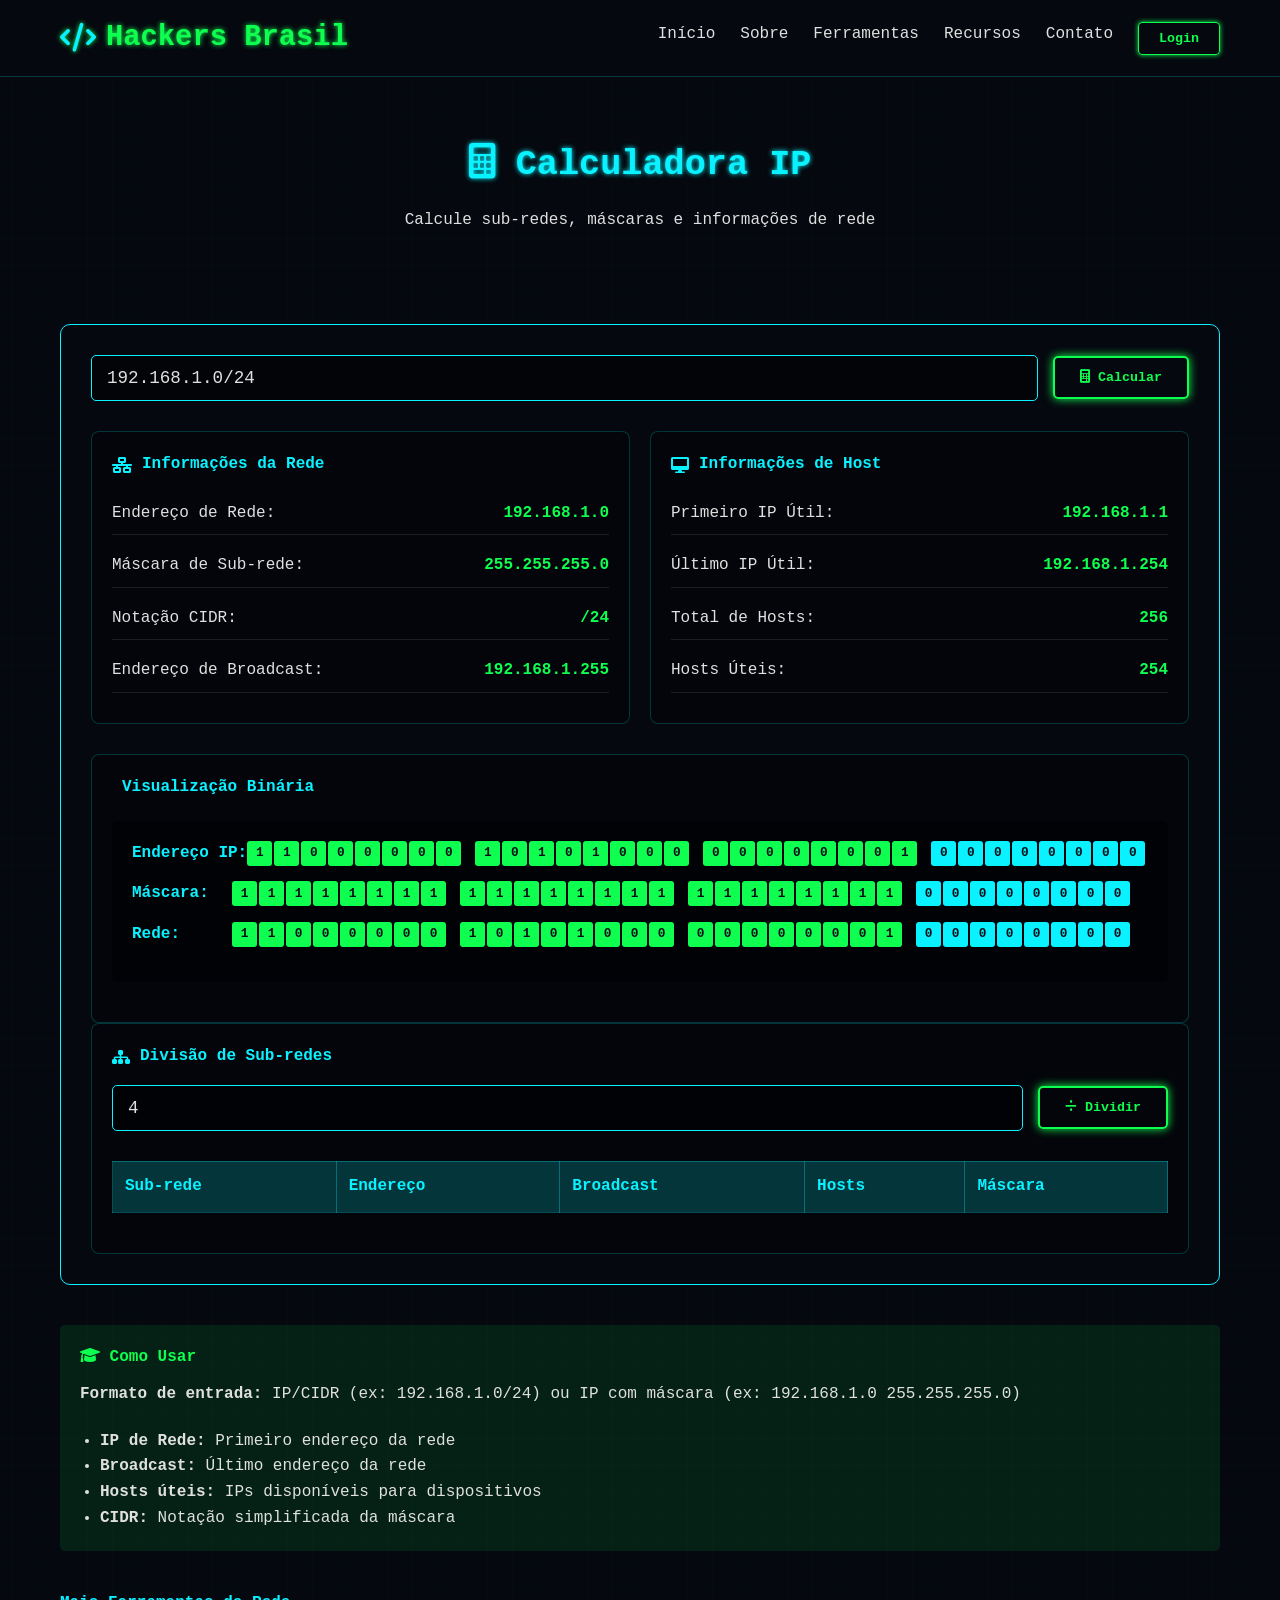
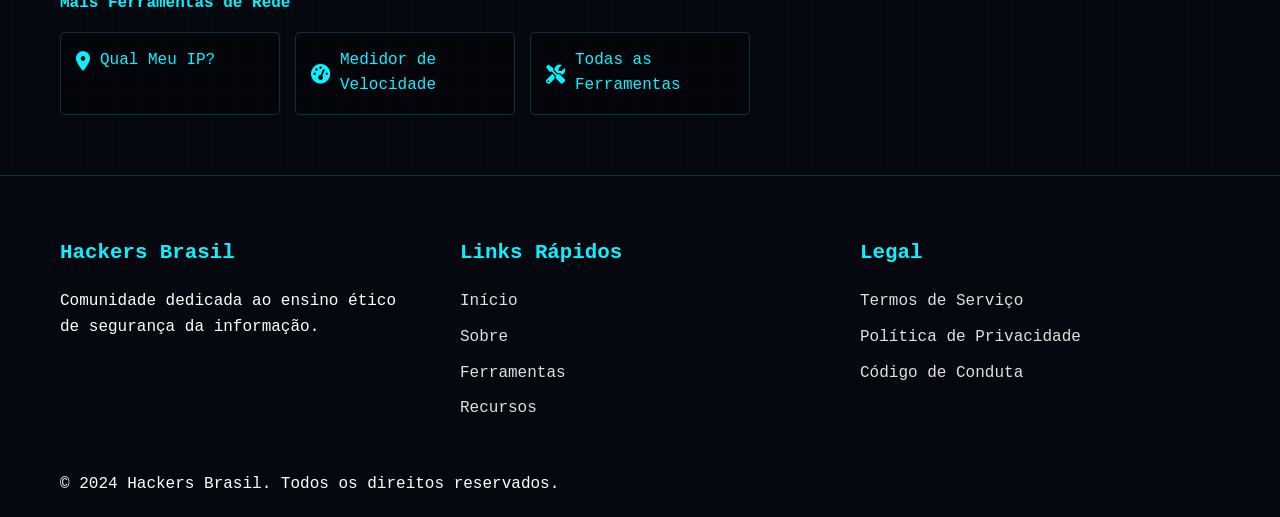
<file: public/calculadora-ip.html>
<!DOCTYPE html>
<html lang="pt-BR">
<head>
    <meta charset="UTF-8">
    <meta name="viewport" content="width=device-width, initial-scale=1.0">
    <title>Calculadora IP - Hackers Brasil</title>
    <link rel="stylesheet" href="assets/css/main.css">
    <link rel="stylesheet" href="https://cdnjs.cloudflare.com/ajax/libs/font-awesome/6.0.0/css/all.min.css">
    <style>
        /* Estilos específicos para a calculadora IP */
        .calculator-container {
            background: rgba(5, 8, 15, 0.8);
            border: 1px solid var(--neon-blue);
            border-radius: 10px;
            padding: 30px;
            margin: 30px 0;
        }
        
        .input-group {
            display: flex;
            gap: 15px;
            margin-bottom: 30px;
            align-items: center;
            flex-wrap: wrap;
        }
        
        .ip-input {
            flex: 1;
            min-width: 200px;
            background: rgba(0, 0, 0, 0.5);
            border: 1px solid var(--neon-blue);
            border-radius: 5px;
            padding: 12px 15px;
            color: var(--text-light);
            font-family: 'Courier New', monospace;
            font-size: 1.1rem;
        }
        
        .ip-input:focus {
            outline: none;
            border-color: var(--neon-green);
            box-shadow: 0 0 10px var(--neon-green);
        }
        
        .calculate-btn {
            background: transparent;
            color: var(--neon-green);
            border: 2px solid var(--neon-green);
            padding: 12px 25px;
            border-radius: 5px;
            cursor: pointer;
            font-weight: 600;
            transition: all 0.3s;
            box-shadow: 0 0 10px var(--neon-green);
        }
        
        .calculate-btn:hover {
            background: var(--neon-green);
            color: var(--dark);
            box-shadow: 0 0 20px var(--neon-green);
        }
        
        .results-grid {
            display: grid;
            grid-template-columns: repeat(auto-fit, minmax(300px, 1fr));
            gap: 20px;
            margin: 30px 0;
        }
        
        .result-card {
            background: rgba(0, 0, 0, 0.3);
            border: 1px solid rgba(10, 242, 255, 0.2);
            border-radius: 8px;
            padding: 20px;
        }
        
        .result-card h4 {
            color: var(--neon-blue);
            margin-bottom: 15px;
            display: flex;
            align-items: center;
        }
        
        .result-card h4 i {
            margin-right: 10px;
        }
        
        .result-item {
            display: flex;
            justify-content: space-between;
            margin-bottom: 10px;
            padding: 8px 0;
            border-bottom: 1px solid rgba(255, 255, 255, 0.1);
        }
        
        .result-label {
            color: var(--text-light);
            font-weight: 500;
        }
        
        .result-value {
            color: var(--neon-green);
            font-family: 'Courier New', monospace;
            font-weight: bold;
        }
        
        .binary-visualization {
            background: rgba(0, 0, 0, 0.5);
            border-radius: 5px;
            padding: 20px;
            margin: 20px 0;
            font-family: 'Courier New', monospace;
        }
        
        .binary-row {
            display: flex;
            align-items: center;
            margin-bottom: 15px;
            flex-wrap: wrap;
        }
        
        .binary-label {
            color: var(--neon-blue);
            min-width: 100px;
            font-weight: bold;
        }
        
        .binary-bits {
            display: flex;
            gap: 2px;
            flex-wrap: wrap;
        }
        
        .bit {
            width: 25px;
            height: 25px;
            display: flex;
            align-items: center;
            justify-content: center;
            background: rgba(255, 255, 255, 0.1);
            border-radius: 3px;
            font-size: 0.8rem;
            font-weight: bold;
        }
        
        .bit.network {
            background: var(--neon-green);
            color: var(--dark);
        }
        
        .bit.host {
            background: var(--neon-blue);
            color: var(--dark);
        }
        
        .subnet-results {
            margin-top: 30px;
        }
        
        .subnet-table {
            width: 100%;
            border-collapse: collapse;
            margin: 20px 0;
        }
        
        .subnet-table th {
            background: rgba(10, 242, 255, 0.2);
            color: var(--neon-blue);
            padding: 12px;
            text-align: left;
            border: 1px solid rgba(10, 242, 255, 0.3);
        }
        
        .subnet-table td {
            padding: 10px 12px;
            border: 1px solid rgba(255, 255, 255, 0.1);
            font-family: 'Courier New', monospace;
            font-size: 0.9rem;
        }
        
        .subnet-table tr:nth-child(even) {
            background: rgba(255, 255, 255, 0.05);
        }
        
        .copy-btn {
            background: transparent;
            color: var(--neon-blue);
            border: 1px solid var(--neon-blue);
            padding: 5px 10px;
            border-radius: 3px;
            cursor: pointer;
            margin-left: 10px;
            font-size: 0.8rem;
            transition: all 0.3s;
        }
        
        .copy-btn:hover {
            background: var(--neon-blue);
            color: var(--dark);
        }
        
        .error-message {
            color: #ff4444;
            background: rgba(255, 68, 68, 0.1);
            padding: 10px;
            border-radius: 5px;
            margin: 10px 0;
            border-left: 3px solid #ff4444;
        }
        
        @media (max-width: 768px) {
            .input-group {
                flex-direction: column;
                align-items: stretch;
            }
            
            .ip-input {
                min-width: auto;
            }
            
            .results-grid {
                grid-template-columns: 1fr;
            }
            
            .binary-bits {
                justify-content: center;
            }
            
            .binary-row {
                flex-direction: column;
                align-items: flex-start;
            }
            
            .binary-label {
                margin-bottom: 10px;
            }
        }
    </style>
</head>
<body>
    <!-- Header -->
    <header>
        <div class="container">
            <div class="header-content">
                <div class="logo">
                    <i class="fas fa-code"></i>
                    Hackers Brasil
                </div>
                <nav>
                    <ul>
                        <li><a href="index.html">Início</a></li>
                        <li><a href="sobre.html">Sobre</a></li>
                        <li><a href="ferramentas.html">Ferramentas</a></li>
                        <li><a href="recursos.html">Recursos</a></li>
                        <li><a href="contato.html">Contato</a></li>
                        <button class="login-btn">Login</button>
                    </ul>
                </nav>
                <div class="mobile-menu">
                    <i class="fas fa-bars"></i>
                </div>
            </div>
        </div>
    </header>

    <!-- Calculadora IP -->
    <section class="about-hacking" style="padding: 60px 0; min-height: 100vh;">
        <div class="container">
            <div class="section-title">
                <h2><i class="fas fa-calculator"></i> Calculadora IP</h2>
                <p>Calcule sub-redes, máscaras e informações de rede</p>
            </div>

            <div class="about-content">
                <div class="about-text">
                    <div class="calculator-container">
                        <!-- Entrada de Dados -->
                        <div class="input-group">
                            <input type="text" id="ipInput" class="ip-input" placeholder="Ex: 192.168.1.0/24" value="192.168.1.0/24">
                            <button class="calculate-btn" onclick="calculateIP()">
                                <i class="fas fa-calculator"></i> Calcular
                            </button>
                        </div>

                        <div id="errorMessage" class="error-message" style="display: none;"></div>

                        <!-- Resultados Principais -->
                        <div class="results-grid">
                            <!-- Informações da Rede -->
                            <div class="result-card">
                                <h4><i class="fas fa-network-wired"></i> Informações da Rede</h4>
                                <div class="result-item">
                                    <span class="result-label">Endereço de Rede:</span>
                                    <span class="result-value" id="networkAddress">-</span>
                                </div>
                                <div class="result-item">
                                    <span class="result-label">Máscara de Sub-rede:</span>
                                    <span class="result-value" id="subnetMask">-</span>
                                </div>
                                <div class="result-item">
                                    <span class="result-label">Notação CIDR:</span>
                                    <span class="result-value" id="cidrNotation">-</span>
                                </div>
                                <div class="result-item">
                                    <span class="result-label">Endereço de Broadcast:</span>
                                    <span class="result-value" id="broadcastAddress">-</span>
                                </div>
                            </div>

                            <!-- Informações de Host -->
                            <div class="result-card">
                                <h4><i class="fas fa-desktop"></i> Informações de Host</h4>
                                <div class="result-item">
                                    <span class="result-label">Primeiro IP Útil:</span>
                                    <span class="result-value" id="firstUsableIP">-</span>
                                </div>
                                <div class="result-item">
                                    <span class="result-label">Último IP Útil:</span>
                                    <span class="result-value" id="lastUsableIP">-</span>
                                </div>
                                <div class="result-item">
                                    <span class="result-label">Total de Hosts:</span>
                                    <span class="result-value" id="totalHosts">-</span>
                                </div>
                                <div class="result-item">
                                    <span class="result-label">Hosts Úteis:</span>
                                    <span class="result-value" id="usableHosts">-</span>
                                </div>
                            </div>
                        </div>

                        <!-- Visualização Binária -->
                        <div class="result-card">
                            <h4><i class="fas fa-binary"></i> Visualização Binária</h4>
                            <div class="binary-visualization">
                                <div class="binary-row">
                                    <span class="binary-label">Endereço IP:</span>
                                    <div class="binary-bits" id="ipBinary"></div>
                                </div>
                                <div class="binary-row">
                                    <span class="binary-label">Máscara:</span>
                                    <div class="binary-bits" id="maskBinary"></div>
                                </div>
                                <div class="binary-row">
                                    <span class="binary-label">Rede:</span>
                                    <div class="binary-bits" id="networkBinary"></div>
                                </div>
                            </div>
                        </div>

                        <!-- Divisão de Sub-redes -->
                        <div class="result-card">
                            <h4><i class="fas fa-sitemap"></i> Divisão de Sub-redes</h4>
                            <div class="input-group">
                                <input type="number" id="subnetCount" class="ip-input" placeholder="Número de sub-redes" value="4" min="2" max="256">
                                <button class="calculate-btn" onclick="calculateSubnets()">
                                    <i class="fas fa-divide"></i> Dividir
                                </button>
                            </div>
                            <div class="subnet-results">
                                <table class="subnet-table" id="subnetTable">
                                    <thead>
                                        <tr>
                                            <th>Sub-rede</th>
                                            <th>Endereço</th>
                                            <th>Broadcast</th>
                                            <th>Hosts</th>
                                            <th>Máscara</th>
                                        </tr>
                                    </thead>
                                    <tbody>
                                        <!-- Preenchido via JavaScript -->
                                    </tbody>
                                </table>
                            </div>
                        </div>
                    </div>

                    <!-- Informações Educativas -->
                    <div style="margin-top: 40px; padding: 20px; background: rgba(15, 255, 80, 0.1); border-radius: 5px;">
                        <h4 style="color: var(--neon-green); margin-bottom: 10px;"><i class="fas fa-graduation-cap"></i> Como Usar</h4>
                        <p><strong>Formato de entrada:</strong> IP/CIDR (ex: 192.168.1.0/24) ou IP com máscara (ex: 192.168.1.0 255.255.255.0)</p>
                        <ul style="margin-left: 20px; margin-top: 10px;">
                            <li><strong>IP de Rede:</strong> Primeiro endereço da rede</li>
                            <li><strong>Broadcast:</strong> Último endereço da rede</li>
                            <li><strong>Hosts úteis:</strong> IPs disponíveis para dispositivos</li>
                            <li><strong>CIDR:</strong> Notação simplificada da máscara</li>
                        </ul>
                    </div>

                    <!-- Links para outras ferramentas -->
                    <div class="external-links" style="margin-top: 40px;">
                        <h4>Mais Ferramentas de Rede</h4>
                        <div class="links-grid">
                            <div class="link-card">
                                <a href="qual-meu-ip.html">
                                    <i class="fas fa-map-marker-alt"></i> Qual Meu IP?
                                </a>
                            </div>
                            <div class="link-card">
                                <a href="medidor-internet.html">
                                    <i class="fas fa-tachometer-alt"></i> Medidor de Velocidade
                                </a>
                            </div>
                            <div class="link-card">
                                <a href="ferramentas.html">
                                    <i class="fas fa-tools"></i> Todas as Ferramentas
                                </a>
                            </div>
                        </div>
                    </div>
                </div>
            </div>
        </div>
    </section>

    <!-- Footer -->
    <footer>
        <div class="container">
            <div class="footer-content">
                <div class="footer-column">
                    <h3>Hackers Brasil</h3>
                    <p>Comunidade dedicada ao ensino ético de segurança da informação.</p>
                </div>
                <div class="footer-column">
                    <h3>Links Rápidos</h3>
                    <ul>
                        <li><a href="index.html">Início</a></li>
                        <li><a href="sobre.html">Sobre</a></li>
                        <li><a href="ferramentas.html">Ferramentas</a></li>
                        <li><a href="recursos.html">Recursos</a></li>
                    </ul>
                </div>
                <div class="footer-column">
                    <h3>Legal</h3>
                    <ul>
                        <li><a href="termos-de-servico.html">Termos de Serviço</a></li>
                        <li><a href="politica-privacidade.html">Política de Privacidade</a></li>
                        <li><a href="codigo-conduta.html">Código de Conduta</a></li>
                    </ul>
                </div>
            </div>
            <div class="copyright">
                <p>&copy; 2024 Hackers Brasil. Todos os direitos reservados.</p>
            </div>
        </div>
    </footer>

    <script>
        // Funções principais da calculadora IP
        function calculateIP() {
            const input = document.getElementById('ipInput').value.trim();
            const errorDiv = document.getElementById('errorMessage');
            
            // Limpar erro anterior
            errorDiv.style.display = 'none';
            
            try {
                const { ip, mask, cidr } = parseIPInput(input);
                const result = calculateNetworkInfo(ip, mask, cidr);
                
                displayResults(result);
                displayBinaryVisualization(result);
                
            } catch (error) {
                errorDiv.textContent = error.message;
                errorDiv.style.display = 'block';
            }
        }
        
        function parseIPInput(input) {
            // Suporta formatos: 192.168.1.0/24 ou 192.168.1.0 255.255.255.0
            const cidrRegex = /^(\d+\.\d+\.\d+\.\d+)\/(\d+)$/;
            const maskRegex = /^(\d+\.\d+\.\d+\.\d+)\s+(\d+\.\d+\.\d+\.\d+)$/;
            
            let ip, mask, cidr;
            
            if (cidrRegex.test(input)) {
                const match = input.match(cidrRegex);
                ip = match[1];
                cidr = parseInt(match[2]);
                mask = cidrToMask(cidr);
            } else if (maskRegex.test(input)) {
                const match = input.match(maskRegex);
                ip = match[1];
                mask = match[2];
                cidr = maskToCidr(mask);
            } else {
                throw new Error('Formato inválido. Use: IP/CIDR (ex: 192.168.1.0/24) ou IP Máscara (ex: 192.168.1.0 255.255.255.0)');
            }
            
            if (!isValidIP(ip) || !isValidIP(mask)) {
                throw new Error('Endereço IP ou máscara inválidos');
            }
            
            if (cidr < 0 || cidr > 32) {
                throw new Error('CIDR deve estar entre 0 e 32');
            }
            
            return { ip, mask, cidr };
        }
        
        function calculateNetworkInfo(ip, mask, cidr) {
            const ipParts = ip.split('.').map(Number);
            const maskParts = mask.split('.').map(Number);
            
            // Calcular endereço de rede
            const networkParts = ipParts.map((part, i) => part & maskParts[i]);
            const networkAddress = networkParts.join('.');
            
            // Calcular broadcast
            const wildcardParts = maskParts.map(part => 255 - part);
            const broadcastParts = networkParts.map((part, i) => part | wildcardParts[i]);
            const broadcastAddress = broadcastParts.join('.');
            
            // Calcular hosts
            const totalHosts = Math.pow(2, 32 - cidr);
            const usableHosts = Math.max(totalHosts - 2, 0);
            
            // Primeiro e último IP útil
            const firstUsable = usableHosts > 0 ? 
                networkParts.slice(0, 3).concat([networkParts[3] + 1]).join('.') : networkAddress;
            const lastUsable = usableHosts > 0 ? 
                broadcastParts.slice(0, 3).concat([broadcastParts[3] - 1]).join('.') : networkAddress;
            
            return {
                networkAddress,
                subnetMask: mask,
                cidrNotation: `/${cidr}`,
                broadcastAddress,
                firstUsableIP: firstUsable,
                lastUsableIP: lastUsable,
                totalHosts,
                usableHosts,
                ipDecimal: ip,
                maskDecimal: mask
            };
        }
        
        function displayResults(result) {
            document.getElementById('networkAddress').textContent = result.networkAddress;
            document.getElementById('subnetMask').textContent = result.subnetMask;
            document.getElementById('cidrNotation').textContent = result.cidrNotation;
            document.getElementById('broadcastAddress').textContent = result.broadcastAddress;
            document.getElementById('firstUsableIP').textContent = result.firstUsableIP;
            document.getElementById('lastUsableIP').textContent = result.lastUsableIP;
            document.getElementById('totalHosts').textContent = result.totalHosts.toLocaleString();
            document.getElementById('usableHosts').textContent = result.usableHosts.toLocaleString();
        }
        
        function displayBinaryVisualization(result) {
            const ipBinary = decimalToBinary(result.ipDecimal);
            const maskBinary = decimalToBinary(result.maskDecimal);
            const networkBinary = decimalToBinary(result.networkAddress);
            
            displayBinaryBits('ipBinary', ipBinary, result.cidrNotation.replace('/', ''));
            displayBinaryBits('maskBinary', maskBinary, result.cidrNotation.replace('/', ''));
            displayBinaryBits('networkBinary', networkBinary, result.cidrNotation.replace('/', ''));
        }
        
        function displayBinaryBits(elementId, binaryString, cidr) {
            const container = document.getElementById(elementId);
            container.innerHTML = '';
            
            for (let i = 0; i < 32; i++) {
                const bit = document.createElement('div');
                bit.className = 'bit';
                bit.textContent = binaryString[i];
                
                if (i < parseInt(cidr)) {
                    bit.classList.add('network');
                } else {
                    bit.classList.add('host');
                }
                
                // Adicionar separador a cada 8 bits
                if (i > 0 && i % 8 === 0) {
                    const separator = document.createElement('span');
                    separator.style.margin = '0 5px';
                    separator.textContent = '';
                    container.appendChild(separator);
                }
                
                container.appendChild(bit);
            }
        }
        
        function calculateSubnets() {
            const subnetCount = parseInt(document.getElementById('subnetCount').value);
            const originalInput = document.getElementById('ipInput').value.trim();
            
            if (!originalInput) {
                alert('Calcule primeiro um endereço de rede');
                return;
            }
            
            try {
                const { ip, mask, cidr } = parseIPInput(originalInput);
                const subnets = divideSubnets(ip, cidr, subnetCount);
                displaySubnetTable(subnets);
                
            } catch (error) {
                alert(error.message);
            }
        }
        
        function divideSubnets(ip, originalCidr, subnetCount) {
            // Cálculo simplificado de divisão de sub-redes
            const neededBits = Math.ceil(Math.log2(subnetCount));
            const newCidr = originalCidr + neededBits;
            
            if (newCidr > 30) {
                throw new Error('Muitas sub-redes para a máscara original');
            }
            
            const subnets = [];
            const increment = Math.pow(2, 32 - newCidr);
            const networkParts = ip.split('.').map(Number);
            
            for (let i = 0; i < subnetCount; i++) {
                const baseIP = networkParts[3] + (i * increment);
                const subnetIP = networkParts.slice(0, 3).concat([baseIP]).join('.');
                const subnetInfo = calculateNetworkInfo(subnetIP, cidrToMask(newCidr), newCidr);
                
                subnets.push({
                    number: i + 1,
                    network: subnetInfo.networkAddress,
                    broadcast: subnetInfo.broadcastAddress,
                    hosts: subnetInfo.usableHosts,
                    mask: subnetInfo.subnetMask,
                    cidr: newCidr
                });
            }
            
            return subnets;
        }
        
        function displaySubnetTable(subnets) {
            const tbody = document.querySelector('#subnetTable tbody');
            tbody.innerHTML = '';
            
            subnets.forEach(subnet => {
                const row = document.createElement('tr');
                row.innerHTML = `
                    <td>${subnet.number}</td>
                    <td>${subnet.network}/${subnet.cidr}</td>
                    <td>${subnet.broadcast}</td>
                    <td>${subnet.hosts}</td>
                    <td>${subnet.mask}</td>
                `;
                tbody.appendChild(row);
            });
        }
        
        // Funções utilitárias
        function isValidIP(ip) {
            const parts = ip.split('.');
            if (parts.length !== 4) return false;
            
            return parts.every(part => {
                const num = parseInt(part);
                return num >= 0 && num <= 255;
            });
        }
        
        function cidrToMask(cidr) {
            const mask = [];
            for (let i = 0; i < 4; i++) {
                const bits = Math.min(8, Math.max(0, cidr - i * 8));
                mask.push(256 - Math.pow(2, 8 - bits));
            }
            return mask.join('.');
        }
        
        function maskToCidr(mask) {
            const parts = mask.split('.').map(Number);
            let cidr = 0;
            parts.forEach(part => {
                cidr += (part.toString(2).match(/1/g) || []).length;
            });
            return cidr;
        }
        
        function decimalToBinary(ip) {
            return ip.split('.').map(part => {
                return parseInt(part).toString(2).padStart(8, '0');
            }).join('');
        }
        
        // Calcular automaticamente ao carregar a página
        document.addEventListener('DOMContentLoaded', function() {
            calculateIP();
        });

        function detectMyNetwork() {
    // Método 1: Tentar WebRTC primeiro
    return new Promise((resolve, reject) => {
        // Verificar se WebRTC é suportado
        if (!window.RTCPeerConnection) {
            reject(new Error('WebRTC não suportado'));
            return;
        }

        const pc = new RTCPeerConnection({ iceServers: [] });
        let ipFound = false;

        pc.createDataChannel("");
        pc.createOffer()
            .then(offer => pc.setLocalDescription(offer))
            .catch(reject);

        pc.onicecandidate = (ice) => {
            if (!ice.candidate || ipFound) return;

            // Regex para IPv4 local
            const ipRegex = /(192\.168\.|10\.|172\.(1[6-9]|2[0-9]|3[0-1])\.)([0-9]{1,3}\.[0-9]{1,3})/;
            const ipMatch = ice.candidate.candidate.match(ipRegex);

            if (ipMatch && isValidPrivateIP(ipMatch[0])) {
                ipFound = true;
                const localIP = ipMatch[0];
                pc.onicecandidate = null;
                pc.close();

                // Calcular IP de rede (assumindo /24 para redes comuns)
                const ipParts = localIP.split('.');
                const networkIP = `${ipParts[0]}.${ipParts[1]}.${ipParts[2]}.0/24`;

                // Preencher o campo e calcular
                document.getElementById('ipInput').value = networkIP;
                calculateIP();

                resolve(localIP);
            }
        };

        // Timeout após 5 segundos
        setTimeout(() => {
            if (!ipFound) {
                pc.close();
                reject(new Error('Tempo esgotado para detecção'));
            }
        }, 5000);

    }).catch(error => {
        // Fallback: Usar um IP comum como exemplo
        console.log('Detecção automática falhou, usando IP exemplo:', error.message);
        useCommonNetworkExample();
    });
}

   </script>
</body>
</html>
</file>
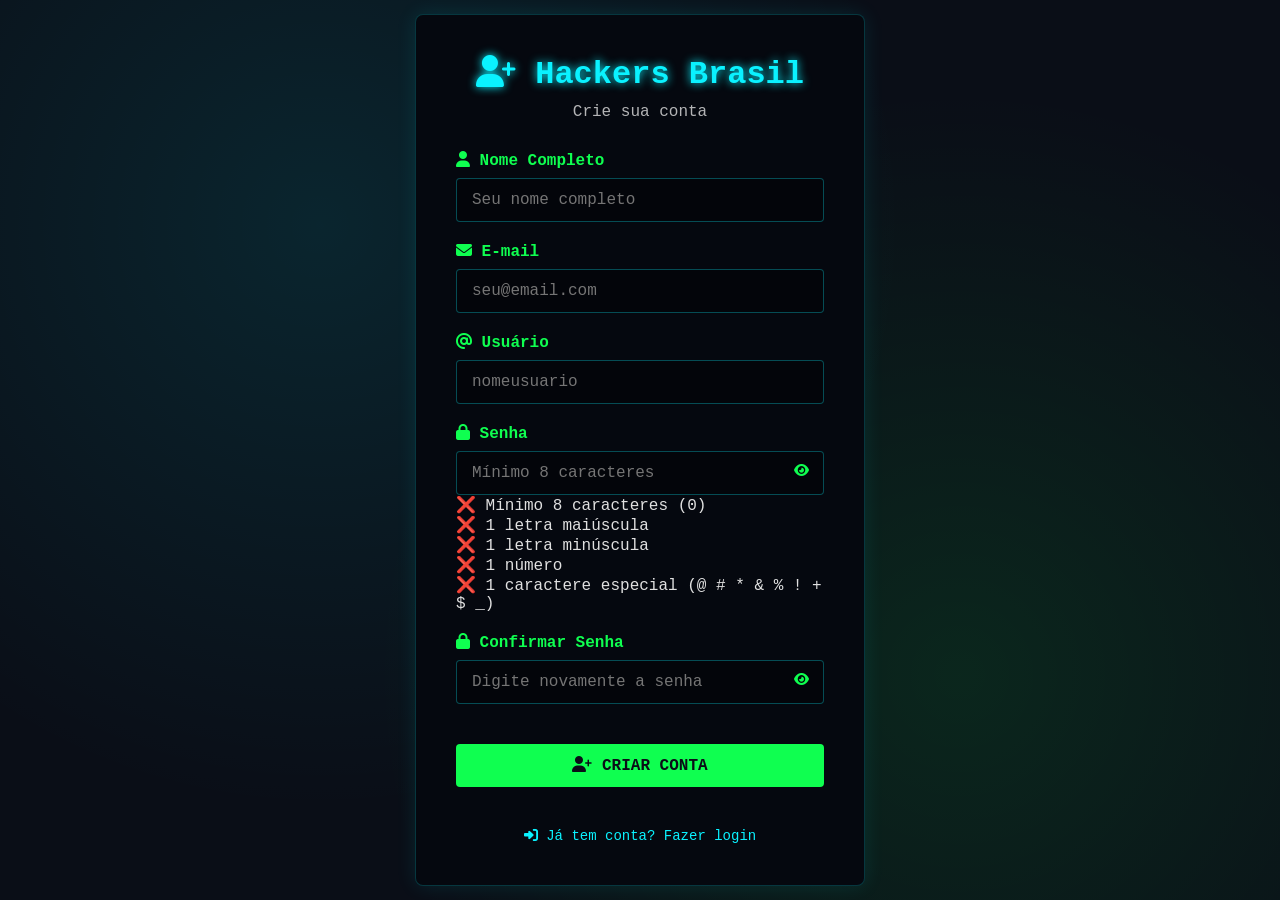
<file: public/criar-conta.html>
<!DOCTYPE html>
<html lang="pt-BR">
<head>
    <meta charset="UTF-8">
    <meta name="viewport" content="width=device-width, initial-scale=1.0">
    <title>Hackers Brasil - Criar Conta</title>
    <link rel="stylesheet" href="assets/css/criar-conta.css">
    <link rel="stylesheet" href="https://cdnjs.cloudflare.com/ajax/libs/font-awesome/6.4.0/css/all.min.css">
</head>
<body>
    <!-- Container Principal -->
    <div class="register-container">
        <div class="register-header">
            <h1><i class="fas fa-user-plus"></i> Hackers Brasil</h1>
            <p>Crie sua conta</p>
        </div>

        <form class="register-form" id="formRegister" method="POST">
            <!-- Dados Pessoais -->
            <div class="form-group">
                <label for="nome_completo"><i class="fas fa-user"></i> Nome Completo</label>
                <input type="text" id="nome_completo" name="nome_completo" required placeholder="Seu nome completo">
            </div>

            <div class="form-group">
                <label for="email"><i class="fas fa-envelope"></i> E-mail</label>
                <input type="email" id="email" name="email" required placeholder="seu@email.com">
            </div>

            <div class="form-group">
                <label for="usuario"><i class="fas fa-at"></i> Usuário</label>
                <input type="text" id="usuario" name="usuario" required placeholder="nomeusuario">
            </div>

            <!-- Senhas -->
            <div class="form-group">
                <label for="senha"><i class="fas fa-lock"></i> Senha</label>
                <input type="password" id="senha" name="senha" required placeholder="Mínimo 8 caracteres" minlength="8">
                <button type="button" class="password-toggle" id="toggleSenha">
                    <i class="fas fa-eye"></i>
                </button>
                        
               <!-- Checklist da senha -->
               <ul class="checklist">
                  <li id="len">❌ Mínimo 8 caracteres (<span id="charCount">0</span>)</li>
                  <li id="upper">❌ 1 letra maiúscula</li>
                  <li id="lower">❌ 1 letra minúscula</li>
                  <li id="number">❌ 1 número</li>
                  <li id="special">❌ 1 caractere especial (@ # * & % ! + $ _)</li>
               </ul>
            </div>

            <div class="form-group">
                <label for="confirmar_senha"><i class="fas fa-lock"></i> Confirmar Senha</label>
                <input type="password" id="confirmar_senha" name="confirmar_senha" required placeholder="Digite novamente a senha">
                <button type="button" class="password-toggle" id="toggleConfirmarSenha">
                    <i class="fas fa-eye"></i>
                </button>
            </div>

            <!-- Botão de Registro -->
            <button type="submit" class="register-btn" id="registerBtn">
                <i class="fas fa-user-plus"></i> CRIAR CONTA
            </button>

            <!-- Link para Login -->
            <div class="register-links">
                <a href="login.php"><i class="fas fa-sign-in-alt"></i> Já tem conta? Fazer login</a>
            </div>
        </form>
    </div>

    <!-- Modal de Token -->
    <div class="modal" id="modalToken">
        <div class="modal-content">
            <h2><i class="fas fa-shield-alt"></i> Verificação de E-mail</h2>
            <p>Enviamos um token de 6 dígitos para: <strong id="emailTokenDisplay"></strong></p>
            
            <form id="formToken">
                <input type="text" id="codigoToken" class="token-input" placeholder="000000" maxlength="6" pattern="[0-9]{6}" required>
                <input type="hidden" id="emailToken" name="emailToken">
                
                <div class="token-buttons">
                    <button type="submit" class="token-btn btn-confirm">
                        <i class="fas fa-check"></i> Confirmar
                    </button>
                    <button type="button" class="token-btn btn-resend" id="abrirReenviarToken">
                        <i class="fas fa-redo"></i> Reenviar
                    </button>
                </div>
            </form>
        </div>
    </div>

    <!-- Modal Reenviar Token -->
    <div id="modalReenviarToken" class="modal">
        <div class="modal-content">
            <span class="close" id="closeReenviarToken">&times;</span>
            <h2>Reenviar Token</h2>
            <p>Digite seu e-mail para receber um novo token de ativação:</p>
            <form id="formReenviarToken">
                <input type="email" id="emailReenviarToken" name="email" placeholder="seu@email.com" required>
                <button type="submit">Enviar Token</button>
            </form>
        </div>
    </div>

<script defer src="assets/js/criar-conta.js"></script>

</body>
</html>
</file>
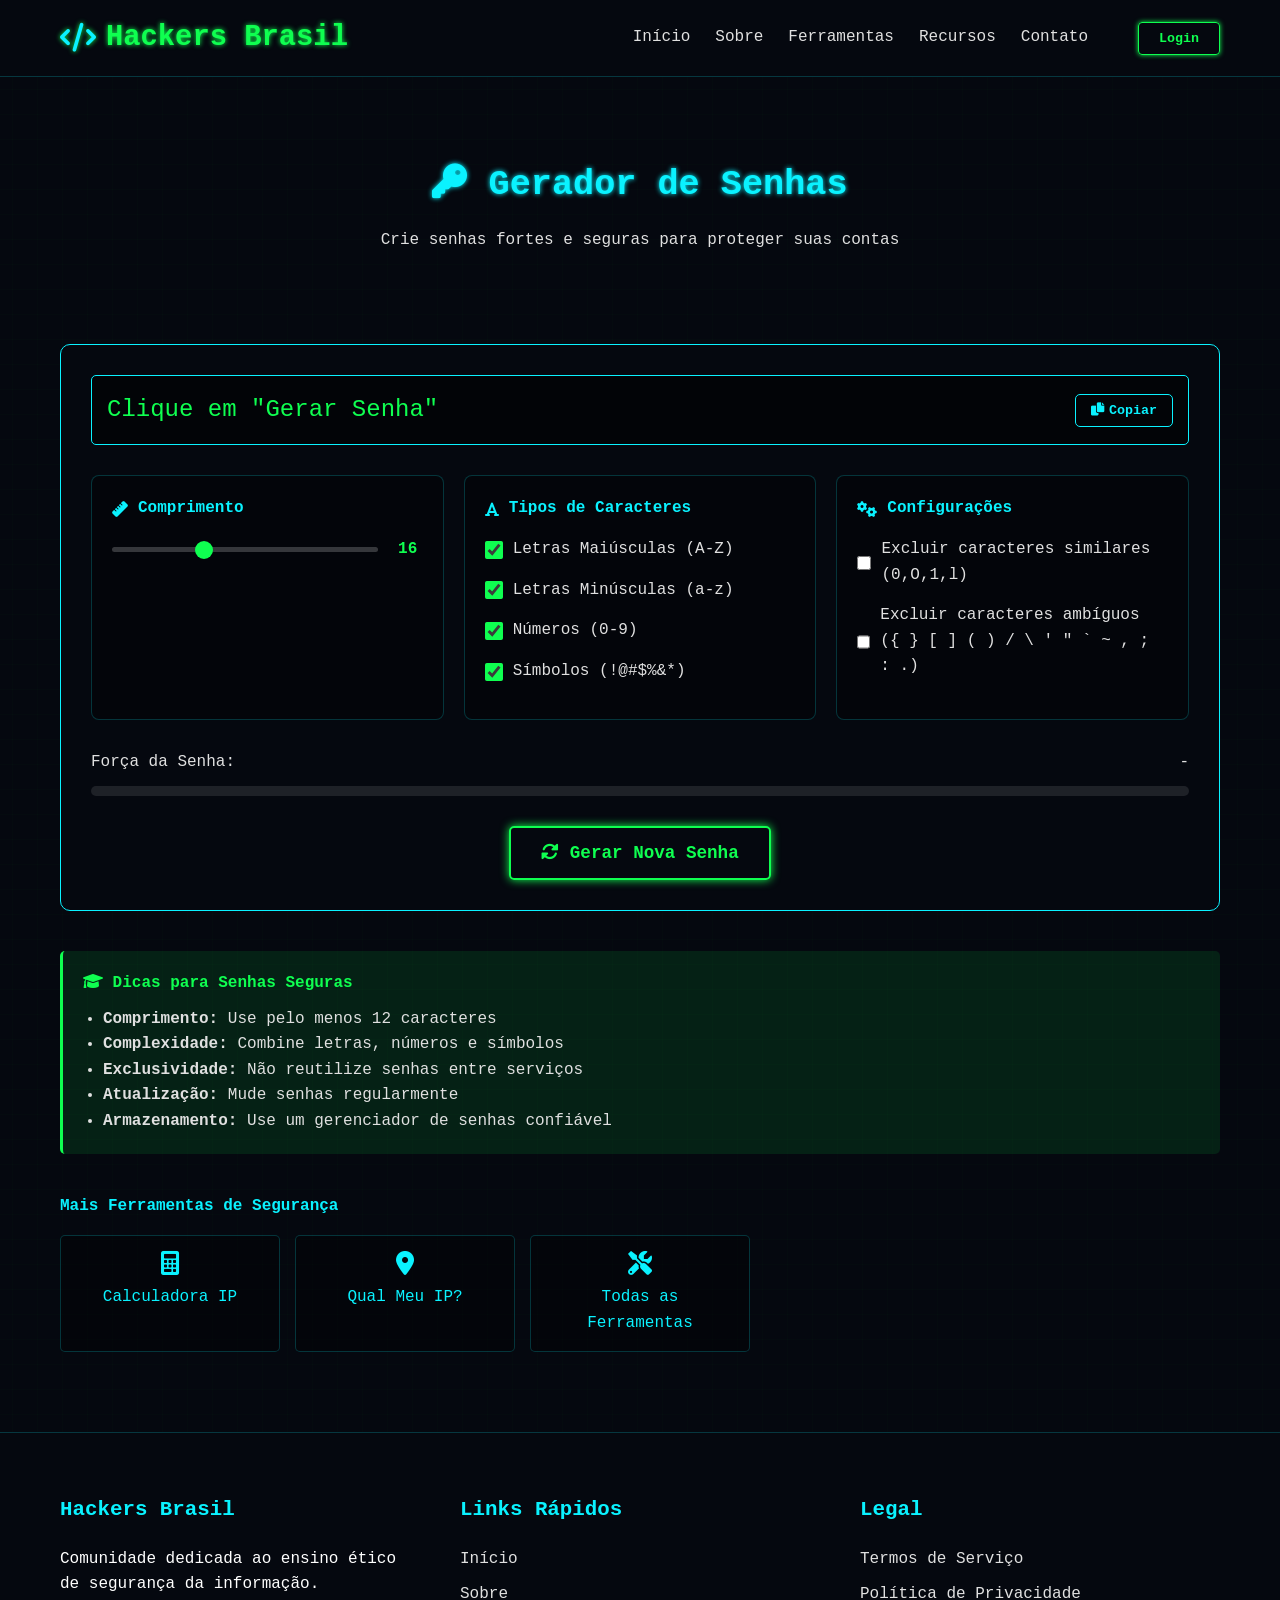
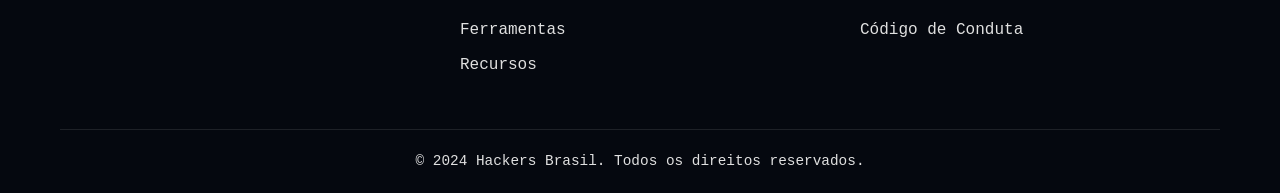
<file: public/gerador-senhas.html>
<!DOCTYPE html>
<html lang="pt-BR">
<head>
    <meta charset="UTF-8">
    <meta name="viewport" content="width=device-width, initial-scale=1.0">
    <title>Gerador de Senhas - Hackers Brasil</title>
    <link rel="stylesheet" href="https://cdnjs.cloudflare.com/ajax/libs/font-awesome/6.0.0/css/all.min.css">
    <style>
        /* Estilos baseados no CSS global */
        :root {
            --primary: #0d6efd;
            --dark: #0a0e17;
            --darker: #05080f;
            --neon-green: #0fff50;
            --neon-blue: #0af2ff;
            --text-light: #e0e0e0;
            --text-lighter: #ffffff;
        }
        
        * {
            margin: 0;
            padding: 0;
            box-sizing: border-box;
            font-family: 'Courier New', monospace;
        }
        
        body {
            background-color: var(--dark);
            color: var(--text-light);
            line-height: 1.6;
            overflow-x: hidden;
        }
        
        .container {
            width: 100%;
            max-width: 1200px;
            margin: 0 auto;
            padding: 0 20px;
        }
        
        /* Header Estilo Hacker */
        header {
            background-color: var(--darker);
            padding: 15px 0;
            border-bottom: 1px solid rgba(10, 242, 255, 0.2);
            position: sticky;
            top: 0;
            z-index: 1000;
        }
        
        .header-content {
            display: flex;
            justify-content: space-between;
            align-items: center;
        }
        
        .logo {
            font-size: 1.8rem;
            font-weight: 700;
            display: flex;
            align-items: center;
            color: var(--neon-green);
            text-shadow: 0 0 5px var(--neon-green);
        }
        
        .logo i {
            margin-right: 10px;
            color: var(--neon-blue);
        }
        
        nav ul {
            display: flex;
            list-style: none;
            align-items: center;
        }
        
        nav ul li {
            margin-left: 25px;
            position: relative;
        }
        
        nav ul li a {
            color: var(--text-light);
            text-decoration: none;
            font-weight: 500;
            transition: all 0.3s;
            padding: 5px 0;
        }
        
        nav ul li a:hover {
            color: var(--neon-blue);
            text-shadow: 0 0 5px var(--neon-blue);
        }
        
        nav ul li a::after {
            content: '';
            position: absolute;
            width: 0;
            height: 2px;
            bottom: 0;
            left: 0;
            background-color: var(--neon-blue);
            transition: width 0.3s;
        }
        
        nav ul li a:hover::after {
            width: 100%;
        }
        
        .login-btn {
            background: transparent;
            color: var(--neon-green);
            border: 1px solid var(--neon-green);
            padding: 8px 20px;
            border-radius: 4px;
            cursor: pointer;
            font-weight: 600;
            transition: all 0.3s;
            margin-left: 25px;
            box-shadow: 0 0 5px var(--neon-green);
        }
        
        .login-btn:hover {
            background: var(--neon-green);
            color: var(--dark);
            box-shadow: 0 0 15px var(--neon-green);
        }
        
        .mobile-menu {
            display: none;
            font-size: 1.5rem;
            cursor: pointer;
            color: var(--text-light);
        }
        
        /* Seção Sobre Hacking */
        .about-hacking {
            padding: 80px 0;
            background-color: var(--darker);
            position: relative;
            overflow: hidden;
            min-height: 100vh;
        }
        
        .about-hacking::before {
            content: '';
            position: absolute;
            top: 0;
            left: 0;
            width: 100%;
            height: 100%;
            background: 
                linear-gradient(0deg, transparent 24%, rgba(15, 255, 80, 0.05) 25%, rgba(15, 255, 80, 0.05) 26%, transparent 27%, transparent 74%, rgba(15, 255, 80, 0.05) 75%, rgba(15, 255, 80, 0.05) 76%, transparent 77%, transparent),
                linear-gradient(90deg, transparent 24%, rgba(15, 255, 80, 0.05) 25%, rgba(15, 255, 80, 0.05) 26%, transparent 27%, transparent 74%, rgba(15, 255, 80, 0.05) 75%, rgba(15, 255, 80, 0.05) 76%, transparent 77%, transparent);
            background-size: 50px 50px;
            opacity: 0.3;
        }
        
        .section-title {
            text-align: center;
            margin-bottom: 60px;
            position: relative;
        }
        
        .section-title h2 {
            font-size: 2.2rem;
            color: var(--neon-blue);
            margin-bottom: 15px;
            text-shadow: 0 0 5px var(--neon-blue);
        }
        
        .section-title p {
            color: var(--text-light);
            max-width: 700px;
            margin: 0 auto;
        }
        
        .about-content {
            display: flex;
            align-items: center;
            gap: 40px;
            position: relative;
        }
        
        .about-text {
            flex: 1;
        }
        
        .about-text h3 {
            font-size: 1.8rem;
            color: var(--neon-green);
            margin-bottom: 20px;
        }
        
        .about-text p {
            margin-bottom: 20px;
            line-height: 1.8;
        }
        
        /* Container da ferramenta */
        .calculator-container {
            background: rgba(5, 8, 15, 0.8);
            border: 1px solid var(--neon-blue);
            border-radius: 10px;
            padding: 30px;
            margin: 30px 0;
        }
        
        /* Estilos específicos para o gerador de senhas */
        .password-display {
            background: rgba(0, 0, 0, 0.5);
            border: 1px solid var(--neon-blue);
            border-radius: 5px;
            padding: 15px;
            margin-bottom: 30px;
            display: flex;
            align-items: center;
            justify-content: space-between;
        }
        
        .password-text {
            font-family: 'Courier New', monospace;
            font-size: 1.5rem;
            color: var(--neon-green);
            word-break: break-all;
            margin: 0;
        }
        
        .copy-btn {
            background: transparent;
            color: var(--neon-blue);
            border: 1px solid var(--neon-blue);
            padding: 8px 15px;
            border-radius: 5px;
            cursor: pointer;
            transition: all 0.3s;
            display: flex;
            align-items: center;
            font-family: 'Courier New', monospace;
            font-weight: 600;
        }
        
        .copy-btn:hover {
            background: var(--neon-blue);
            color: var(--dark);
        }
        
        .copy-btn i {
            margin-right: 5px;
        }
        
        .options-grid {
            display: grid;
            grid-template-columns: repeat(auto-fit, minmax(250px, 1fr));
            gap: 20px;
            margin-bottom: 30px;
        }
        
        .option-card {
            background: rgba(0, 0, 0, 0.3);
            border: 1px solid rgba(10, 242, 255, 0.2);
            border-radius: 8px;
            padding: 20px;
        }
        
        .option-card h4 {
            color: var(--neon-blue);
            margin-bottom: 15px;
            display: flex;
            align-items: center;
            font-family: 'Courier New', monospace;
        }
        
        .option-card h4 i {
            margin-right: 10px;
        }
        
        .option-item {
            display: flex;
            justify-content: space-between;
            margin-bottom: 15px;
            align-items: center;
        }
        
        .option-label {
            color: var(--text-light);
            font-weight: 500;
            font-family: 'Courier New', monospace;
        }
        
        .slider-container {
            display: flex;
            align-items: center;
            gap: 15px;
            width: 100%;
        }
        
        .length-slider {
            flex: 1;
            -webkit-appearance: none;
            height: 5px;
            background: rgba(255, 255, 255, 0.2);
            border-radius: 5px;
            outline: none;
            margin: 0;
        }
        
        .length-slider::-webkit-slider-thumb {
            -webkit-appearance: none;
            width: 18px;
            height: 18px;
            background: var(--neon-green);
            border-radius: 50%;
            cursor: pointer;
            border: none;
        }
        
        .length-slider::-moz-range-thumb {
            width: 18px;
            height: 18px;
            background: var(--neon-green);
            border-radius: 50%;
            cursor: pointer;
            border: none;
        }
        
        .length-value {
            color: var(--neon-green);
            font-weight: bold;
            min-width: 30px;
            text-align: center;
            font-family: 'Courier New', monospace;
        }
        
        .checkbox-container {
            display: flex;
            align-items: center;
            cursor: pointer;
            width: 100%;
        }
        
        .checkbox-container input {
            margin-right: 10px;
            width: 18px;
            height: 18px;
            accent-color: var(--neon-green);
            cursor: pointer;
        }
        
        .generate-btn {
            background: transparent;
            color: var(--neon-green);
            border: 2px solid var(--neon-green);
            padding: 15px 30px;
            border-radius: 5px;
            cursor: pointer;
            font-weight: 600;
            font-size: 1.1rem;
            transition: all 0.3s;
            box-shadow: 0 0 10px var(--neon-green);
            display: block;
            margin: 0 auto;
            font-family: 'Courier New', monospace;
        }
        
        .generate-btn:hover {
            background: var(--neon-green);
            color: var(--dark);
            box-shadow: 0 0 20px var(--neon-green);
        }
        
        .strength-meter {
            margin: 30px 0;
        }
        
        .strength-label {
            display: flex;
            justify-content: space-between;
            margin-bottom: 10px;
            font-family: 'Courier New', monospace;
        }
        
        .meter-bar {
            height: 10px;
            background: rgba(255, 255, 255, 0.1);
            border-radius: 5px;
            overflow: hidden;
        }
        
        .meter-fill {
            height: 100%;
            width: 0%;
            transition: all 0.3s;
            border-radius: 5px;
        }
        
        .external-links {
            margin-top: 30px;
        }
        
        .external-links h4 {
            color: var(--neon-blue);
            margin-bottom: 15px;
            font-family: 'Courier New', monospace;
        }
        
        .links-grid {
            display: grid;
            grid-template-columns: repeat(auto-fill, minmax(200px, 1fr));
            gap: 15px;
        }
        
        .link-card {
            background: rgba(0, 0, 0, 0.3);
            border: 1px solid rgba(10, 242, 255, 0.2);
            padding: 15px;
            border-radius: 5px;
            transition: all 0.3s;
        }
        
        .link-card:hover {
            border-color: var(--neon-green);
            transform: translateY(-5px);
            box-shadow: 0 5px 15px rgba(15, 255, 80, 0.2);
        }
        
        .link-card a {
            color: var(--neon-blue);
            text-decoration: none;
            display: flex;
            align-items: center;
            justify-content: center;
            flex-direction: column;
            text-align: center;
        }
        
        .link-card a i {
            margin-right: 0;
            margin-bottom: 10px;
            font-size: 1.5rem;
        }
        
        /* Footer */
        footer {
            background: var(--darker);
            color: white;
            padding: 60px 0 20px;
            border-top: 1px solid rgba(10, 242, 255, 0.2);
            position: relative;
        }
        
        .footer-content {
            display: grid;
            grid-template-columns: repeat(auto-fit, minmax(200px, 1fr));
            gap: 40px;
            margin-bottom: 40px;
        }
        
        .footer-column h3 {
            color: var(--neon-blue);
            margin-bottom: 20px;
            font-size: 1.3rem;
        }
        
        .footer-column ul {
            list-style: none;
        }
        
        .footer-column ul li {
            margin-bottom: 10px;
        }
        
        .footer-column ul li a {
            color: var(--text-light);
            text-decoration: none;
            transition: color 0.3s;
        }
        
        .footer-column ul li a:hover {
            color: var(--neon-green);
        }
        
        .copyright {
            text-align: center;
            padding-top: 20px;
            border-top: 1px solid rgba(255,255,255,0.1);
            color: var(--text-light);
            font-size: 0.9rem;
        }
        
        /* Responsividade */
        @media (max-width: 992px) {
            .about-content {
                flex-direction: column;
            }
        }
        
        @media (max-width: 768px) {
            .header-content {
                flex-direction: column;
                text-align: center;
            }
            
            nav ul {
                margin-top: 20px;
                flex-direction: column;
                align-items: center;
            }
            
            nav ul li {
                margin: 10px 0;
            }
            
            .login-btn {
                margin: 20px 0 0;
            }
            
            .mobile-menu {
                display: block;
                margin-top: 20px;
            }
            
            nav ul {
                display: none;
            }
            
            nav ul.active {
                display: flex;
            }
            
            .section-title h2 {
                font-size: 2rem;
            }
            
            .password-text {
                font-size: 1.2rem;
            }
            
            .options-grid {
                grid-template-columns: 1fr;
            }
            
            .password-display {
                flex-direction: column;
                gap: 15px;
                text-align: center;
            }
            
            .copy-btn {
                align-self: center;
            }
        }
    </style>
</head>
<body>
    <!-- Header -->
    <header>
        <div class="container">
            <div class="header-content">
                <div class="logo">
                    <i class="fas fa-code"></i>
                    Hackers Brasil
                </div>
                <nav>
                    <ul>
                        <li><a href="index.html">Início</a></li>
                        <li><a href="sobre.html">Sobre</a></li>
                        <li><a href="ferramentas.html">Ferramentas</a></li>
                        <li><a href="recursos.html">Recursos</a></li>
                        <li><a href="contato.html">Contato</a></li>
                        <li><button class="login-btn">Login</button></li>
                    </ul>
                </nav>
                <div class="mobile-menu">
                    <i class="fas fa-bars"></i>
                </div>
            </div>
        </div>
    </header>

    <!-- Gerador de Senhas -->
    <section class="about-hacking">
        <div class="container">
            <div class="section-title">
                <h2><i class="fas fa-key"></i> Gerador de Senhas</h2>
                <p>Crie senhas fortes e seguras para proteger suas contas</p>
            </div>

            <div class="about-content">
                <div class="about-text">
                    <div class="calculator-container">
                        <!-- Senha Gerada -->
                        <div class="password-display">
                            <div class="password-text" id="passwordDisplay">Clique em "Gerar Senha"</div>
                            <button class="copy-btn" id="copyBtn">
                                <i class="fas fa-copy"></i> Copiar
                            </button>
                        </div>

                        <!-- Opções de Senha -->
                        <div class="options-grid">
                            <!-- Comprimento da Senha -->
                            <div class="option-card">
                                <h4><i class="fas fa-ruler"></i> Comprimento</h4>
                                <div class="option-item">
                                    <div class="slider-container">
                                        <input type="range" min="8" max="32" value="16" class="length-slider" id="lengthSlider">
                                        <span class="length-value" id="lengthValue">16</span>
                                    </div>
                                </div>
                            </div>

                            <!-- Tipos de Caracteres -->
                            <div class="option-card">
                                <h4><i class="fas fa-font"></i> Tipos de Caracteres</h4>
                                <div class="option-item">
                                    <label class="checkbox-container">
                                        <input type="checkbox" id="uppercaseCheck" checked>
                                        <span class="option-label">Letras Maiúsculas (A-Z)</span>
                                    </label>
                                </div>
                                <div class="option-item">
                                    <label class="checkbox-container">
                                        <input type="checkbox" id="lowercaseCheck" checked>
                                        <span class="option-label">Letras Minúsculas (a-z)</span>
                                    </label>
                                </div>
                                <div class="option-item">
                                    <label class="checkbox-container">
                                        <input type="checkbox" id="numbersCheck" checked>
                                        <span class="option-label">Números (0-9)</span>
                                    </label>
                                </div>
                                <div class="option-item">
                                    <label class="checkbox-container">
                                        <input type="checkbox" id="symbolsCheck" checked>
                                        <span class="option-label">Símbolos (!@#$%&*)</span>
                                    </label>
                                </div>
                            </div>

                            <!-- Configurações Avançadas -->
                            <div class="option-card">
                                <h4><i class="fas fa-cogs"></i> Configurações</h4>
                                <div class="option-item">
                                    <label class="checkbox-container">
                                        <input type="checkbox" id="excludeSimilarCheck">
                                        <span class="option-label">Excluir caracteres similares (0,O,1,l)</span>
                                    </label>
                                </div>
                                <div class="option-item">
                                    <label class="checkbox-container">
                                        <input type="checkbox" id="excludeAmbiguousCheck">
                                        <span class="option-label">Excluir caracteres ambíguos ({ } [ ] ( ) / \ ' " ` ~ , ; : .)</span>
                                    </label>
                                </div>
                            </div>
                        </div>

                        <!-- Medidor de Força -->
                        <div class="strength-meter">
                            <div class="strength-label">
                                <span>Força da Senha:</span>
                                <span id="strengthText">-</span>
                            </div>
                            <div class="meter-bar">
                                <div class="meter-fill" id="strengthMeter"></div>
                            </div>
                        </div>

                        <!-- Botão Gerar -->
                        <button class="generate-btn" id="generateBtn">
                            <i class="fas fa-sync-alt"></i> Gerar Nova Senha
                        </button>
                    </div>

                    <!-- Informações Educativas -->
                    <div style="margin-top: 40px; padding: 20px; background: rgba(15, 255, 80, 0.1); border-radius: 5px; border-left: 3px solid var(--neon-green);">
                        <h4 style="color: var(--neon-green); margin-bottom: 10px;"><i class="fas fa-graduation-cap"></i> Dicas para Senhas Seguras</h4>
                        <ul style="margin-left: 20px; margin-top: 10px;">
                            <li><strong>Comprimento:</strong> Use pelo menos 12 caracteres</li>
                            <li><strong>Complexidade:</strong> Combine letras, números e símbolos</li>
                            <li><strong>Exclusividade:</strong> Não reutilize senhas entre serviços</li>
                            <li><strong>Atualização:</strong> Mude senhas regularmente</li>
                            <li><strong>Armazenamento:</strong> Use um gerenciador de senhas confiável</li>
                        </ul>
                    </div>

                    <!-- Links para outras ferramentas -->
                    <div class="external-links" style="margin-top: 40px;">
                        <h4>Mais Ferramentas de Segurança</h4>
                        <div class="links-grid">
                            <div class="link-card">
                                <a href="calculadora-ip.html">
                                    <i class="fas fa-calculator"></i> Calculadora IP
                                </a>
                            </div>
                            <div class="link-card">
                                <a href="qual-meu-ip.html">
                                    <i class="fas fa-map-marker-alt"></i> Qual Meu IP?
                                </a>
                            </div>
                            <div class="link-card">
                                <a href="ferramentas.html">
                                    <i class="fas fa-tools"></i> Todas as Ferramentas
                                </a>
                            </div>
                        </div>
                    </div>
                </div>
            </div>
        </div>
    </section>

    <!-- Footer -->
    <footer>
        <div class="container">
            <div class="footer-content">
                <div class="footer-column">
                    <h3>Hackers Brasil</h3>
                    <p>Comunidade dedicada ao ensino ético de segurança da informação.</p>
                </div>
                <div class="footer-column">
                    <h3>Links Rápidos</h3>
                    <ul>
                        <li><a href="index.html">Início</a></li>
                        <li><a href="sobre.html">Sobre</a></li>
                        <li><a href="ferramentas.html">Ferramentas</a></li>
                        <li><a href="recursos.html">Recursos</a></li>
                    </ul>
                </div>
                <div class="footer-column">
                    <h3>Legal</h3>
                    <ul>
                        <li><a href="termos-de-servico.html">Termos de Serviço</a></li>
                        <li><a href="politica-privacidade.html">Política de Privacidade</a></li>
                        <li><a href="codigo-conduta.html">Código de Conduta</a></li>
                    </ul>
                </div>
            </div>
            <div class="copyright">
                <p>&copy; 2024 Hackers Brasil. Todos os direitos reservados.</p>
            </div>
        </div>
    </footer>

    <script>
        // Elementos DOM
        const passwordDisplay = document.getElementById('passwordDisplay');
        const copyBtn = document.getElementById('copyBtn');
        const generateBtn = document.getElementById('generateBtn');
        const lengthSlider = document.getElementById('lengthSlider');
        const lengthValue = document.getElementById('lengthValue');
        const uppercaseCheck = document.getElementById('uppercaseCheck');
        const lowercaseCheck = document.getElementById('lowercaseCheck');
        const numbersCheck = document.getElementById('numbersCheck');
        const symbolsCheck = document.getElementById('symbolsCheck');
        const excludeSimilarCheck = document.getElementById('excludeSimilarCheck');
        const excludeAmbiguousCheck = document.getElementById('excludeAmbiguousCheck');
        const strengthMeter = document.getElementById('strengthMeter');
        const strengthText = document.getElementById('strengthText');

        // Conjuntos de caracteres
        const uppercaseChars = 'ABCDEFGHIJKLMNOPQRSTUVWXYZ';
        const lowercaseChars = 'abcdefghijklmnopqrstuvwxyz';
        const numberChars = '0123456789';
        const symbolChars = '!@#$%&*()_+-=[]{}|;:,.<>?';

        // Caracteres a excluir
        const similarChars = '0O1lI';
        const ambiguousChars = '{}[]()/\\\'"`~,;:.<>';

        // Atualizar valor do comprimento
        lengthSlider.addEventListener('input', function() {
            lengthValue.textContent = this.value;
        });

        // Gerar senha
        generateBtn.addEventListener('click', generatePassword);

        // Copiar senha
        copyBtn.addEventListener('click', copyPassword);

        // Gerar senha
        function generatePassword() {
            let length = parseInt(lengthSlider.value);
            let charSet = '';
            let password = '';

            // Verificar se pelo menos um tipo de caractere está selecionado
            if (!uppercaseCheck.checked && !lowercaseCheck.checked && 
                !numbersCheck.checked && !symbolsCheck.checked) {
                alert('Selecione pelo menos um tipo de caractere!');
                return;
            }

            // Adicionar conjuntos de caracteres selecionados
            if (uppercaseCheck.checked) charSet += uppercaseChars;
            if (lowercaseCheck.checked) charSet += lowercaseChars;
            if (numbersCheck.checked) charSet += numberChars;
            if (symbolsCheck.checked) charSet += symbolChars;

            // Remover caracteres similares se selecionado
            if (excludeSimilarCheck.checked) {
                for (let char of similarChars) {
                    charSet = charSet.replace(new RegExp(char, 'g'), '');
                }
            }

            // Remover caracteres ambíguos se selecionado
            if (excludeAmbiguousCheck.checked) {
                for (let char of ambiguousChars) {
                    charSet = charSet.replace(new RegExp('\\' + char, 'g'), '');
                }
            }

            // Verificar se ainda temos caracteres disponíveis
            if (charSet.length === 0) {
                alert('Nenhum caractere disponível com as configurações atuais!');
                return;
            }

            // Garantir que pelo menos um caractere de cada tipo selecionado seja incluído
            let guaranteedChars = '';
            if (uppercaseCheck.checked && uppercaseChars.length > 0) {
                const randomUpper = uppercaseChars[Math.floor(Math.random() * uppercaseChars.length)];
                guaranteedChars += randomUpper;
            }
            if (lowercaseCheck.checked && lowercaseChars.length > 0) {
                const randomLower = lowercaseChars[Math.floor(Math.random() * lowercaseChars.length)];
                guaranteedChars += randomLower;
            }
            if (numbersCheck.checked && numberChars.length > 0) {
                const randomNumber = numberChars[Math.floor(Math.random() * numberChars.length)];
                guaranteedChars += randomNumber;
            }
            if (symbolsCheck.checked && symbolChars.length > 0) {
                const randomSymbol = symbolChars[Math.floor(Math.random() * symbolChars.length)];
                guaranteedChars += randomSymbol;
            }

            // Gerar o restante da senha
            const remainingLength = length - guaranteedChars.length;
            for (let i = 0; i < remainingLength; i++) {
                const randomIndex = Math.floor(Math.random() * charSet.length);
                password += charSet[randomIndex];
            }

            // Adicionar caracteres garantidos e embaralhar
            password += guaranteedChars;
            password = shuffleString(password);

            // Exibir senha
            passwordDisplay.textContent = password;

            // Atualizar força da senha
            updatePasswordStrength(password);
        }

        // Embaralhar string
        function shuffleString(string) {
            const array = string.split('');
            for (let i = array.length - 1; i > 0; i--) {
                const j = Math.floor(Math.random() * (i + 1));
                [array[i], array[j]] = [array[j], array[i]];
            }
            return array.join('');
        }

        // Copiar senha para área de transferência
        function copyPassword() {
            const password = passwordDisplay.textContent;
            if (password === 'Clique em "Gerar Senha"') {
                alert('Gere uma senha primeiro!');
                return;
            }

            navigator.clipboard.writeText(password).then(() => {
                // Feedback visual
                const originalText = copyBtn.innerHTML;
                copyBtn.innerHTML = '<i class="fas fa-check"></i> Copiado!';
                copyBtn.style.backgroundColor = 'var(--neon-green)';
                copyBtn.style.color = 'var(--dark)';
                
                setTimeout(() => {
                    copyBtn.innerHTML = originalText;
                    copyBtn.style.backgroundColor = 'transparent';
                    copyBtn.style.color = 'var(--neon-blue)';
                }, 2000);
            }).catch(err => {
                console.error('Erro ao copiar: ', err);
                alert('Erro ao copiar senha. Tente novamente.');
            });
        }

        // Atualizar força da senha
        function updatePasswordStrength(password) {
            let strength = 0;
            const length = password.length;

            // Pontuação baseada no comprimento
            if (length >= 8) strength += 1;
            if (length >= 12) strength += 1;
            if (length >= 16) strength += 1;
            if (length >= 20) strength += 1;

            // Pontuação baseada na complexidade
            if (/[A-Z]/.test(password)) strength += 1;
            if (/[a-z]/.test(password)) strength += 1;
            if (/[0-9]/.test(password)) strength += 1;
            if (/[^A-Za-z0-9]/.test(password)) strength += 1;

            // Atualizar visualização
            let percentage = (strength / 8) * 100;
            strengthMeter.style.width = `${percentage}%`;

            // Atualizar texto e cor
            if (strength <= 2) {
                strengthMeter.style.backgroundColor = '#ff4444';
                strengthText.textContent = 'Fraca';
            } else if (strength <= 4) {
                strengthMeter.style.backgroundColor = '#ffaa00';
                strengthText.textContent = 'Média';
            } else if (strength <= 6) {
                strengthMeter.style.backgroundColor = '#ffff00';
                strengthText.textContent = 'Forte';
            } else {
                strengthMeter.style.backgroundColor = '#00ff00';
                strengthText.textContent = 'Muito Forte';
            }
        }

        // Inicializar a página
        document.addEventListener('DOMContentLoaded', function() {
            // Inicializar o valor do slider
            if (lengthValue && lengthSlider) {
                lengthValue.textContent = lengthSlider.value;
            }
            
            // Inicializar medidor de força
            if (strengthMeter && strengthText) {
                strengthMeter.style.width = '0%';
                strengthText.textContent = '-';
            }
        });
    </script>
</body>
</html>
</file>
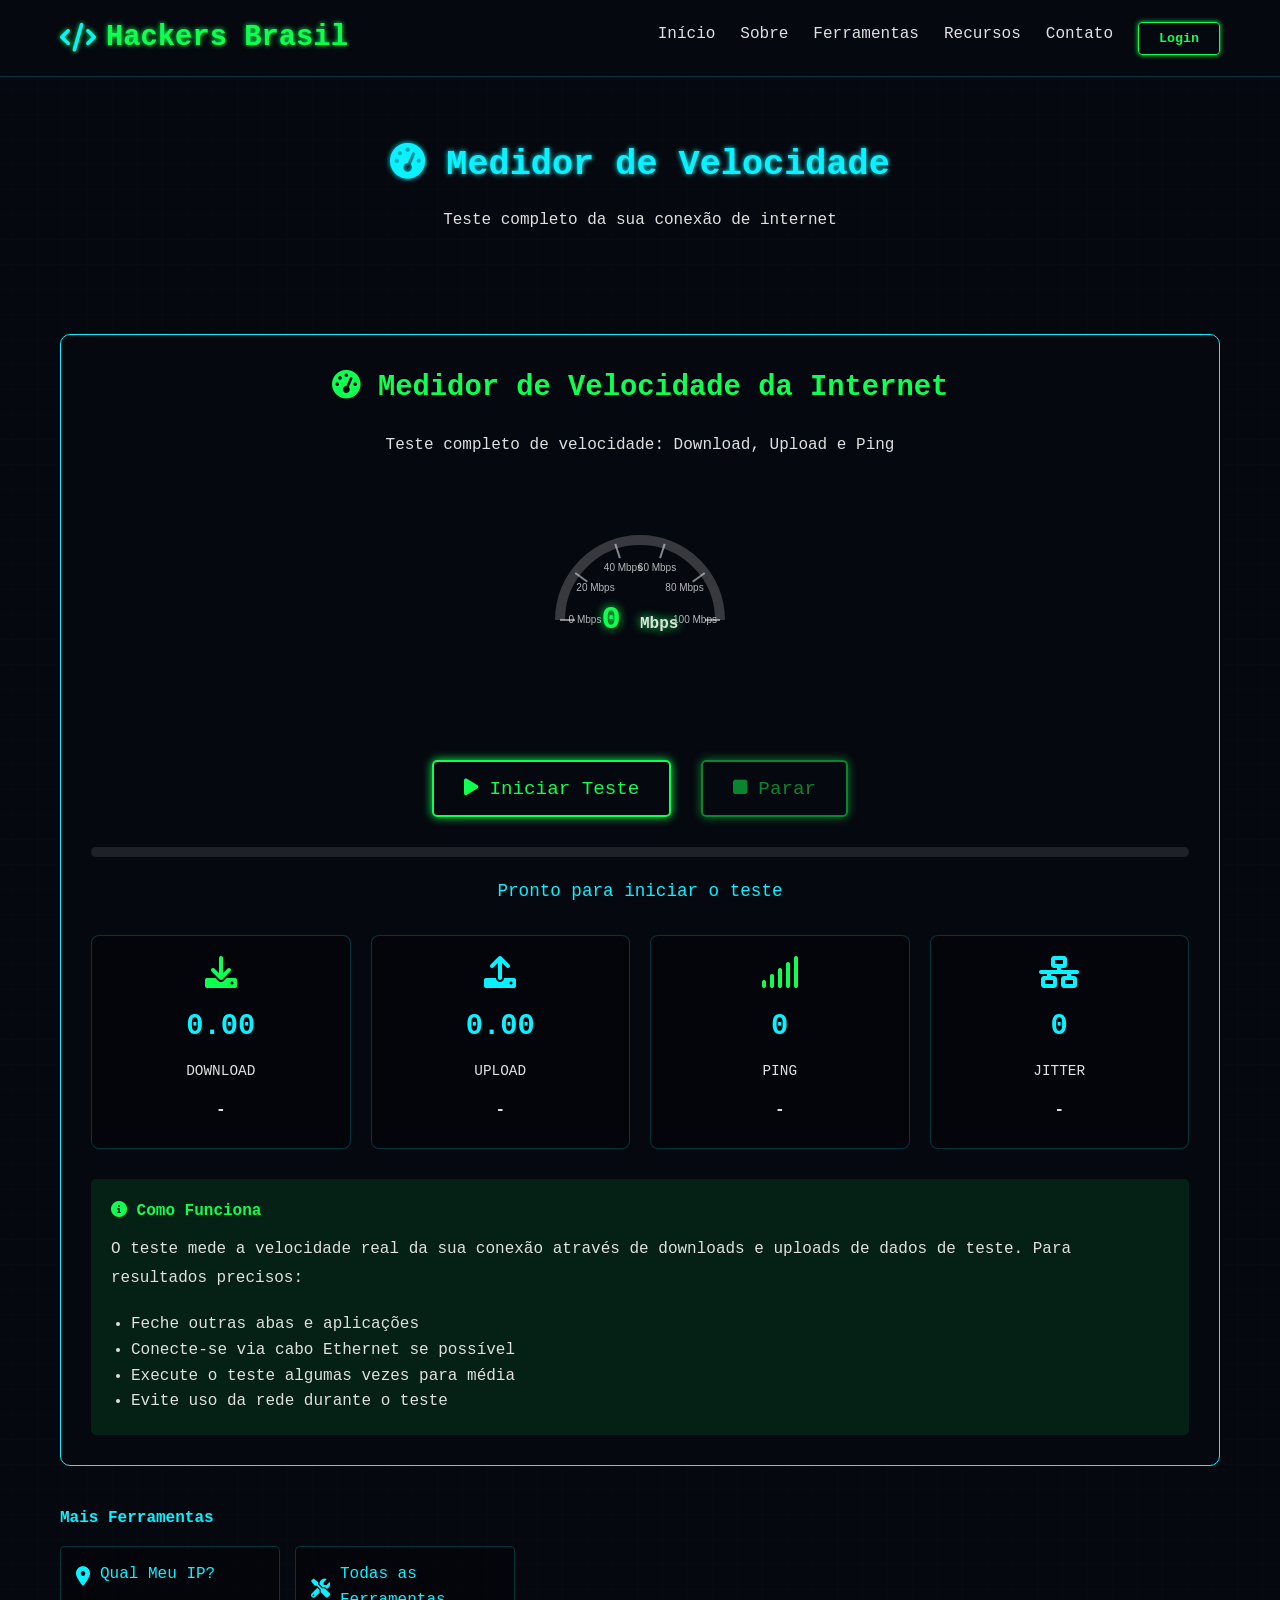
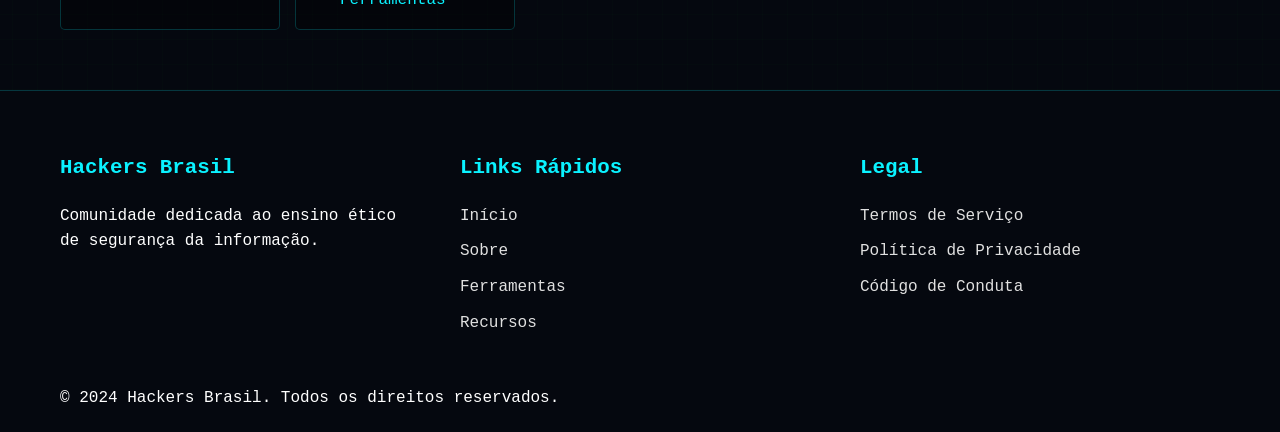
<file: public/medidor-internet.html>
<!DOCTYPE html>
<html lang="pt-BR">
<head>
    <meta charset="UTF-8">
    <meta name="viewport" content="width=device-width, initial-scale=1.0">
    <title>Medidor de Velocidade - Hackers Brasil</title>
    <link rel="stylesheet" href="assets/css/main.css">
    <link rel="stylesheet" href="https://cdnjs.cloudflare.com/ajax/libs/font-awesome/6.0.0/css/all.min.css">
    <style>
        /* Estilos específicos para o medidor de velocidade */
        .speed-test-container {
            background: rgba(5, 8, 15, 0.8);
            border: 1px solid var(--neon-blue);
            border-radius: 10px;
            padding: 30px;
            margin: 40px 0;
        }
        
        .speedometer {
            width: 200px;
            height: 200px;
            margin: 0 auto 30px;
            position: relative;
        }
        
        .speed-canvas {
            width: 100%;
            height: 100%;
        }
        
        .speed-value {
            position: absolute;
            top: 50%;
            left: 50%;
            transform: translate(-50%, -50%);
            font-size: 2rem;
            font-weight: bold;
            color: var(--neon-green);
            text-shadow: 0 0 10px var(--neon-green);
        }
        
        .speed-unit {
            font-size: 1rem;
            color: var(--text-light);
        }
        
        .test-controls {
            text-align: center;
            margin: 20px 0;
        }
        
        .test-btn {
            background: transparent;
            color: var(--neon-green);
            border: 2px solid var(--neon-green);
            padding: 15px 30px;
            border-radius: 5px;
            font-size: 1.2rem;
            cursor: pointer;
            transition: all 0.3s;
            margin: 10px;
            box-shadow: 0 0 10px var(--neon-green);
        }
        
        .test-btn:hover {
            background: var(--neon-green);
            color: var(--dark);
            box-shadow: 0 0 20px var(--neon-green);
        }
        
        .test-btn:disabled {
            opacity: 0.5;
            cursor: not-allowed;
        }
        
        .results-grid {
            display: grid;
            grid-template-columns: repeat(auto-fit, minmax(200px, 1fr));
            gap: 20px;
            margin: 30px 0;
        }
        
        .result-card {
            background: rgba(0, 0, 0, 0.3);
            border: 1px solid rgba(10, 242, 255, 0.2);
            border-radius: 8px;
            padding: 20px;
            text-align: center;
        }
        
        .result-value {
            font-size: 1.8rem;
            font-weight: bold;
            color: var(--neon-blue);
            margin: 10px 0;
        }
        
        .result-label {
            color: var(--text-light);
            font-size: 0.9rem;
        }
        
        .progress-bar {
            width: 100%;
            height: 10px;
            background: rgba(255, 255, 255, 0.1);
            border-radius: 5px;
            margin: 20px 0;
            overflow: hidden;
        }
        
        .progress-fill {
            height: 100%;
            background: linear-gradient(90deg, var(--neon-green), var(--neon-blue));
            width: 0%;
            transition: width 0.3s;
        }
        
        .test-status {
            text-align: center;
            font-size: 1.1rem;
            margin: 20px 0;
            color: var(--neon-blue);
        }
        
        .quality-badge {
            display: inline-block;
            padding: 5px 15px;
            border-radius: 20px;
            font-weight: bold;
            margin-top: 10px;
        }
        
        .quality-excellent { background: #0f0; color: #000; }
        .quality-good { background: #0ff; color: #000; }
        .quality-average { background: #ff0; color: #000; }
        .quality-poor { background: #f90; color: #000; }
        .quality-bad { background: #f00; color: #fff; }
    </style>
</head>
<body>
    <!-- Header -->
    <header>
        <div class="container">
            <div class="header-content">
                <div class="logo">
                    <i class="fas fa-code"></i>
                    Hackers Brasil
                </div>
                <nav>
                    <ul>
                        <li><a href="index.html">Início</a></li>
                        <li><a href="sobre.html">Sobre</a></li>
                        <li><a href="ferramentas.html">Ferramentas</a></li>
                        <li><a href="recursos.html">Recursos</a></li>
                        <li><a href="contato.html">Contato</a></li>
                        <button class="login-btn">Login</button>
                    </ul>
                </nav>
                <div class="mobile-menu">
                    <i class="fas fa-bars"></i>
                </div>
            </div>
        </div>
    </header>

    <!-- Medidor de Velocidade -->
    <section class="about-hacking" style="padding: 60px 0; min-height: 100vh;">
        <div class="container">
            <div class="section-title">
                <h2><i class="fas fa-tachometer-alt"></i> Medidor de Velocidade</h2>
                <p>Teste completo da sua conexão de internet</p>
            </div>

            <div class="about-content">
                <div class="about-text">
                    <div class="speed-test-container">
                        <div class="section-title">
                            <h3><i class="fas fa-tachometer-alt"></i> Medidor de Velocidade da Internet</h3>
                            <p>Teste completo de velocidade: Download, Upload e Ping</p>
                        </div>

                        <!-- Velocímetro -->
                        <div class="speedometer">
                            <canvas id="speedCanvas" class="speed-canvas" width="200" height="200"></canvas>
                            <div class="speed-value">
                                <span id="currentSpeed">0</span>
                                <span class="speed-unit">Mbps</span>
                            </div>
                        </div>

                        <!-- Controles -->
                        <div class="test-controls">
                            <button class="test-btn" onclick="startSpeedTest()" id="startBtn">
                                <i class="fas fa-play"></i> Iniciar Teste
                            </button>
                            <button class="test-btn" onclick="stopSpeedTest()" id="stopBtn" disabled>
                                <i class="fas fa-stop"></i> Parar
                            </button>
                        </div>

                        <!-- Barra de Progresso -->
                        <div class="progress-bar">
                            <div class="progress-fill" id="progressFill"></div>
                        </div>

                        <!-- Status do Teste -->
                        <div class="test-status" id="testStatus">
                            Pronto para iniciar o teste
                        </div>

                        <!-- Resultados -->
                        <div class="results-grid">
                            <div class="result-card">
                                <i class="fas fa-download" style="font-size: 2rem; color: var(--neon-green);"></i>
                                <div class="result-value" id="downloadSpeed">0.00</div>
                                <div class="result-label">DOWNLOAD</div>
                                <div id="downloadQuality" class="quality-badge">-</div>
                            </div>
                            
                            <div class="result-card">
                                <i class="fas fa-upload" style="font-size: 2rem; color: var(--neon-blue);"></i>
                                <div class="result-value" id="uploadSpeed">0.00</div>
                                <div class="result-label">UPLOAD</div>
                                <div id="uploadQuality" class="quality-badge">-</div>
                            </div>
                            
                            <div class="result-card">
                                <i class="fas fa-signal" style="font-size: 2rem; color: var(--neon-green);"></i>
                                <div class="result-value" id="pingResult">0</div>
                                <div class="result-label">PING</div>
                                <div id="pingQuality" class="quality-badge">-</div>
                            </div>
                            
                            <div class="result-card">
                                <i class="fas fa-network-wired" style="font-size: 2rem; color: var(--neon-blue);"></i>
                                <div class="result-value" id="jitterResult">0</div>
                                <div class="result-label">JITTER</div>
                                <div id="jitterQuality" class="quality-badge">-</div>
                            </div>
                        </div>

                        <!-- Informações Adicionais -->
                        <div style="margin-top: 30px; padding: 20px; background: rgba(15, 255, 80, 0.1); border-radius: 5px;">
                            <h4 style="color: var(--neon-green); margin-bottom: 10px;"><i class="fas fa-info-circle"></i> Como Funciona</h4>
                            <p>O teste mede a velocidade real da sua conexão através de downloads e uploads de dados de teste. Para resultados precisos:</p>
                            <ul style="margin-left: 20px; margin-top: 10px;">
                                <li>Feche outras abas e aplicações</li>
                                <li>Conecte-se via cabo Ethernet se possível</li>
                                <li>Execute o teste algumas vezes para média</li>
                                <li>Evite uso da rede durante o teste</li>
                            </ul>
                        </div>
                    </div>

                    <!-- Links para outras ferramentas -->
                    <div class="external-links" style="margin-top: 40px;">
                        <h4>Mais Ferramentas</h4>
                        <div class="links-grid">
                            <div class="link-card">
                                <a href="qual-meu-ip.html">
                                    <i class="fas fa-map-marker-alt"></i> Qual Meu IP?
                                </a>
                            </div>
                            <div class="link-card">
                                <a href="ferramentas.html">
                                    <i class="fas fa-tools"></i> Todas as Ferramentas
                                </a>
                            </div>
                        </div>
                    </div>
                </div>
            </div>
        </div>
    </section>

    <!-- Footer -->
    <footer>
        <div class="container">
            <div class="footer-content">
                <div class="footer-column">
                    <h3>Hackers Brasil</h3>
                    <p>Comunidade dedicada ao ensino ético de segurança da informação.</p>
                </div>
                <div class="footer-column">
                    <h3>Links Rápidos</h3>
                    <ul>
                        <li><a href="index.html">Início</a></li>
                        <li><a href="sobre.html">Sobre</a></li>
                        <li><a href="ferramentas.html">Ferramentas</a></li>
                        <li><a href="recursos.html">Recursos</a></li>
                    </ul>
                </div>
                <div class="footer-column">
                    <h3>Legal</h3>
                    <ul>
                        <li><a href="termos-de-servico.html">Termos de Serviço</a></li>
                        <li><a href="politica-privacidade.html">Política de Privacidade</a></li>
                        <li><a href="codigo-conduta.html">Código de Conduta</a></li>
                    </ul>
                </div>
            </div>
            <div class="copyright">
                <p>&copy; 2024 Hackers Brasil. Todos os direitos reservados.</p>
            </div>
        </div>
    </footer>

    <script>
        // Variáveis globais para o teste de velocidade
        let speedTestActive = false;
        let testStartTime;
        let downloadedBytes = 0;
        let uploadedBytes = 0;
        let speedCanvas, speedCtx;
        let animationFrame;

        // Inicializar o velocímetro
        function initSpeedometer() {
            speedCanvas = document.getElementById('speedCanvas');
            speedCtx = speedCanvas.getContext('2d');
            drawSpeedometer(0);
        }

        // Desenhar o velocímetro
        function drawSpeedometer(speed) {
            const centerX = speedCanvas.width / 2;
            const centerY = speedCanvas.height / 2;
            const radius = 80;
            
            // Limpar canvas
            speedCtx.clearRect(0, 0, speedCanvas.width, speedCanvas.height);
            
            // Fundo do velocímetro
            speedCtx.beginPath();
            speedCtx.arc(centerX, centerY, radius, 0, Math.PI, true);
            speedCtx.strokeStyle = 'rgba(255, 255, 255, 0.2)';
            speedCtx.lineWidth = 10;
            speedCtx.stroke();
            
            // Escala (0-100 Mbps)
            const maxSpeed = 100;
            const currentAngle = (speed / maxSpeed) * Math.PI;
            
            // Arco de velocidade
            speedCtx.beginPath();
            speedCtx.arc(centerX, centerY, radius, Math.PI, Math.PI + currentAngle, false);
            speedCtx.strokeStyle = getSpeedColor(speed);
            speedCtx.lineWidth = 10;
            speedCtx.stroke();
            
            // Marcadores
            for (let i = 0; i <= 5; i++) {
                const angle = Math.PI + (i / 5) * Math.PI;
                const value = i * 20;
                
                speedCtx.beginPath();
                const x1 = centerX + (radius - 15) * Math.cos(angle);
                const y1 = centerY + (radius - 15) * Math.sin(angle);
                const x2 = centerX + radius * Math.cos(angle);
                const y2 = centerY + radius * Math.sin(angle);
                
                speedCtx.moveTo(x1, y1);
                speedCtx.lineTo(x2, y2);
                speedCtx.strokeStyle = 'rgba(255, 255, 255, 0.5)';
                speedCtx.lineWidth = 2;
                speedCtx.stroke();
                
                // Texto dos valores
                speedCtx.fillStyle = 'rgba(255, 255, 255, 0.7)';
                speedCtx.font = '10px Arial';
                speedCtx.textAlign = 'center';
                speedCtx.fillText(value + ' Mbps', 
                    centerX + (radius - 25) * Math.cos(angle), 
                    centerY + (radius - 25) * Math.sin(angle) + 3);
            }
        }

        // Cor baseada na velocidade
        function getSpeedColor(speed) {
            if (speed < 10) return '#ff4444'; // Vermelho
            if (speed < 25) return '#ffaa00'; // Laranja
            if (speed < 50) return '#ffff00'; // Amarelo
            if (speed < 75) return '#aaff00'; // Verde claro
            return '#00ff00'; // Verde
        }

        // Iniciar teste de velocidade
        function startSpeedTest() {
            if (speedTestActive) return;
            
            speedTestActive = true;
            testStartTime = Date.now();
            downloadedBytes = 0;
            uploadedBytes = 0;
            
            // Atualizar UI
            document.getElementById('startBtn').disabled = true;
            document.getElementById('stopBtn').disabled = false;
            document.getElementById('testStatus').textContent = 'Testando Download...';
            document.getElementById('progressFill').style.width = '0%';
            
            // Resetar resultados
            document.getElementById('downloadSpeed').textContent = '0.00';
            document.getElementById('uploadSpeed').textContent = '0.00';
            document.getElementById('pingResult').textContent = '0';
            document.getElementById('jitterResult').textContent = '0';
            
            // Iniciar animação
            startSpeedAnimation();
            
            // Simular teste de velocidade
            simulateSpeedTest();
        }

        // Parar teste
        function stopSpeedTest() {
            speedTestActive = false;
            document.getElementById('startBtn').disabled = false;
            document.getElementById('stopBtn').disabled = true;
            document.getElementById('testStatus').textContent = 'Teste interrompido';
            document.getElementById('progressFill').style.width = '0%';
            
            if (animationFrame) {
                cancelAnimationFrame(animationFrame);
            }
        }

        // Animação do velocímetro
        function startSpeedAnimation() {
            let currentSpeed = 0;
            const targetSpeed = 85; // Velocidade máxima simulada
            
            function animate() {
                if (!speedTestActive) return;
                
                currentSpeed = Math.min(currentSpeed + (targetSpeed / 100), targetSpeed);
                document.getElementById('currentSpeed').textContent = Math.round(currentSpeed);
                drawSpeedometer(currentSpeed);
                
                // Atualizar barra de progresso
                const progress = (currentSpeed / targetSpeed) * 100;
                document.getElementById('progressFill').style.width = progress + '%';
                
                animationFrame = requestAnimationFrame(animate);
            }
            
            animate();
        }

        // Simular teste de velocidade
        function simulateSpeedTest() {
            let progress = 0;
            const testDuration = 5000; // 5 segundos
            
            const interval = setInterval(() => {
                if (!speedTestActive) {
                    clearInterval(interval);
                    return;
                }
                
                progress += 100 / (testDuration / 100);
                
                if (progress >= 100) {
                    progress = 100;
                    clearInterval(interval);
                    finishSpeedTest();
                }
                
            }, 100);
        }

        // Finalizar teste e mostrar resultados
        function finishSpeedTest() {
            speedTestActive = false;
            
            // Resultados simulados
            const downloadSpeed = (Math.random() * 80 + 20).toFixed(2); // 20-100 Mbps
            const uploadSpeed = (downloadSpeed * 0.4 + Math.random() * 10).toFixed(2); // ~40% do download
            const ping = Math.floor(Math.random() * 50 + 10); // 10-60ms
            const jitter = Math.floor(Math.random() * 10 + 2); // 2-12ms
            
            // Atualizar UI
            document.getElementById('downloadSpeed').textContent = downloadSpeed;
            document.getElementById('uploadSpeed').textContent = uploadSpeed;
            document.getElementById('pingResult').textContent = ping;
            document.getElementById('jitterResult').textContent = jitter;
            
            // Atualizar qualidades
            updateQualityBadges(downloadSpeed, uploadSpeed, ping, jitter);
            
            document.getElementById('startBtn').disabled = false;
            document.getElementById('stopBtn').disabled = true;
            document.getElementById('testStatus').textContent = 'Teste concluído!';
            document.getElementById('progressFill').style.width = '100%';
            
            // Parar animação
            if (animationFrame) {
                cancelAnimationFrame(animationFrame);
            }
        }

        // Atualizar badges de qualidade
        function updateQualityBadges(download, upload, ping, jitter) {
            // Qualidade do Download
            let downloadQuality = getDownloadQuality(download);
            document.getElementById('downloadQuality').textContent = downloadQuality.text;
            document.getElementById('downloadQuality').className = 'quality-badge ' + downloadQuality.class;
            
            // Qualidade do Upload
            let uploadQuality = getUploadQuality(upload);
            document.getElementById('uploadQuality').textContent = uploadQuality.text;
            document.getElementById('uploadQuality').className = 'quality-badge ' + uploadQuality.class;
            
            // Qualidade do Ping
            let pingQuality = getPingQuality(ping);
            document.getElementById('pingQuality').textContent = pingQuality.text;
            document.getElementById('pingQuality').className = 'quality-badge ' + pingQuality.class;
            
            // Qualidade do Jitter
            let jitterQuality = getJitterQuality(jitter);
            document.getElementById('jitterQuality').textContent = jitterQuality.text;
            document.getElementById('jitterQuality').className = 'quality-badge ' + jitterQuality.class;
        }

        // Funções de avaliação de qualidade
        function getDownloadQuality(speed) {
            if (speed >= 50) return { text: 'Excelente', class: 'quality-excellent' };
            if (speed >= 25) return { text: 'Bom', class: 'quality-good' };
            if (speed >= 10) return { text: 'Regular', class: 'quality-average' };
            if (speed >= 5) return { text: 'Ruim', class: 'quality-poor' };
            return { text: 'Péssimo', class: 'quality-bad' };
        }

        function getUploadQuality(speed) {
            if (speed >= 20) return { text: 'Excelente', class: 'quality-excellent' };
            if (speed >= 10) return { text: 'Bom', class: 'quality-good' };
            if (speed >= 5) return { text: 'Regular', class: 'quality-average' };
            if (speed >= 2) return { text: 'Ruim', class: 'quality-poor' };
            return { text: 'Péssimo', class: 'quality-bad' };
        }

        function getPingQuality(ping) {
            if (ping < 20) return { text: 'Excelente', class: 'quality-excellent' };
            if (ping < 50) return { text: 'Bom', class: 'quality-good' };
            if (ping < 100) return { text: 'Regular', class: 'quality-average' };
            if (ping < 200) return { text: 'Ruim', class: 'quality-poor' };
            return { text: 'Péssimo', class: 'quality-bad' };
        }

        function getJitterQuality(jitter) {
            if (jitter < 5) return { text: 'Excelente', class: 'quality-excellent' };
            if (jitter < 10) return { text: 'Bom', class: 'quality-good' };
            if (jitter < 20) return { text: 'Regular', class: 'quality-average' };
            if (jitter < 30) return { text: 'Ruim', class: 'quality-poor' };
            return { text: 'Péssimo', class: 'quality-bad' };
        }

        // Inicializar quando a página carregar
        document.addEventListener('DOMContentLoaded', function() {
            initSpeedometer();
        });
    </script>
</body>
</html>
</file>
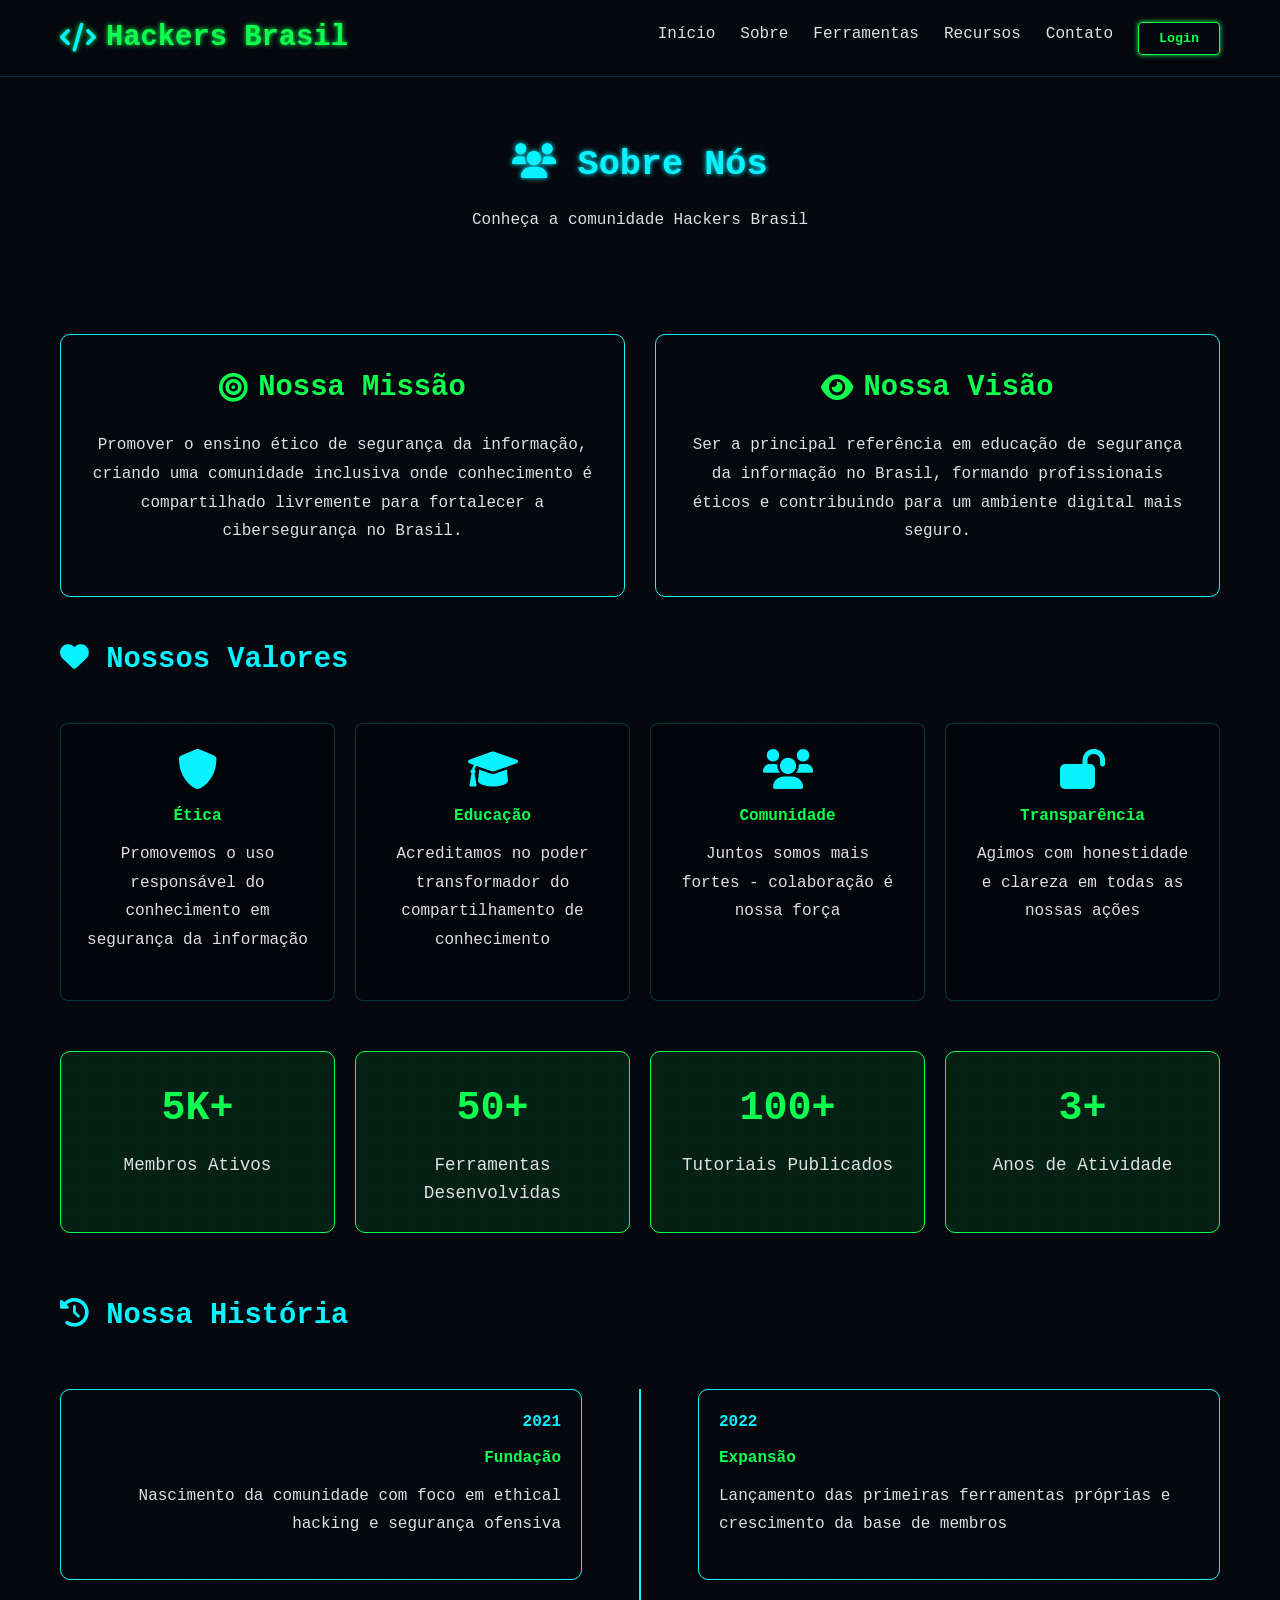
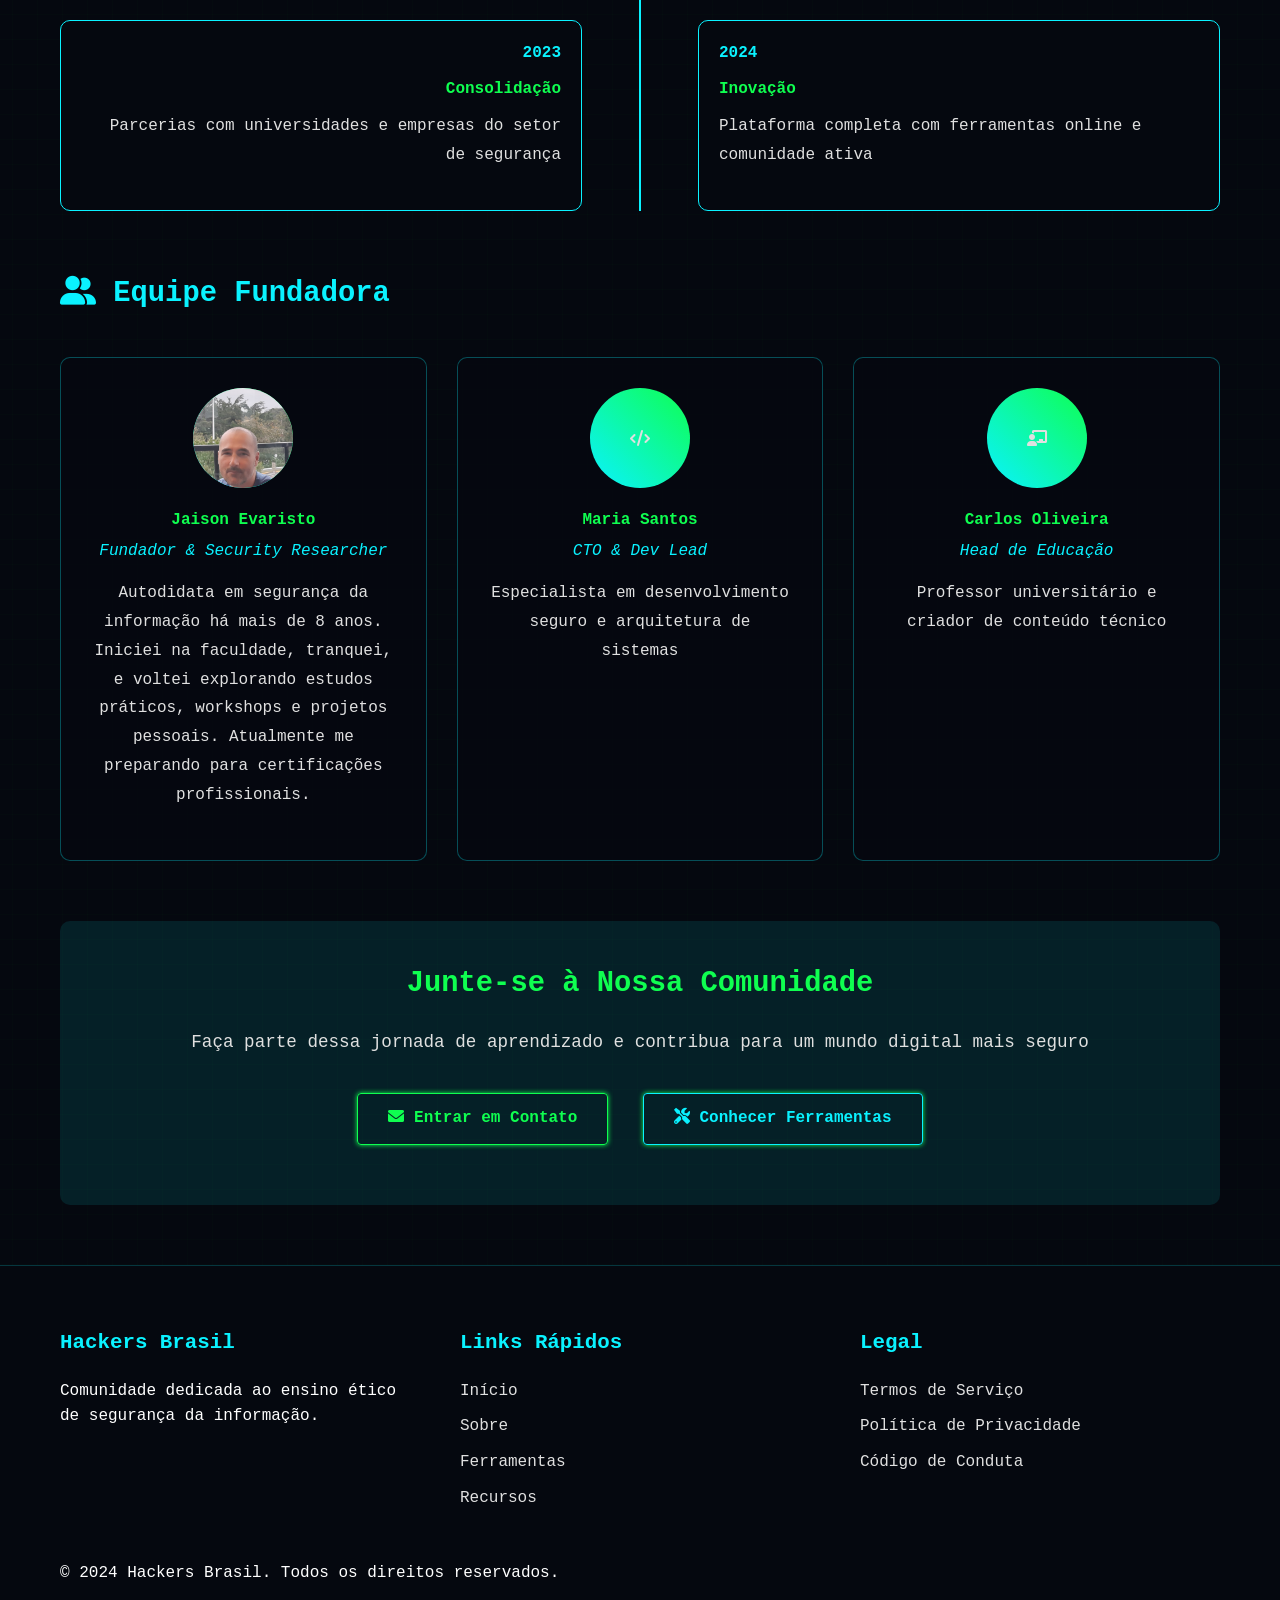
<file: public/sobre.html>
<!DOCTYPE html>
<html lang="pt-BR">
<head>
    <meta charset="UTF-8">
    <meta name="viewport" content="width=device-width, initial-scale=1.0">
    <title>Sobre - Hackers Brasil</title>
    <link rel="stylesheet" href="assets/css/main.css">
    <link rel="stylesheet" href="https://cdnjs.cloudflare.com/ajax/libs/font-awesome/6.0.0/css/all.min.css">
    <style>
        /* Estilos específicos para a página Sobre */
        .about-section {
            padding: 60px 0;
        }
        
        .mission-vision {
            display: grid;
            grid-template-columns: repeat(auto-fit, minmax(300px, 1fr));
            gap: 30px;
            margin: 40px 0;
        }
        
        .mission-card, .vision-card {
            background: rgba(5, 8, 15, 0.8);
            border: 1px solid var(--neon-blue);
            border-radius: 10px;
            padding: 30px;
            text-align: center;
        }
        
        .mission-card h3, .vision-card h3 {
            color: var(--neon-green);
            margin-bottom: 20px;
            display: flex;
            align-items: center;
            justify-content: center;
        }
        
        .mission-card h3 i, .vision-card h3 i {
            margin-right: 10px;
        }
        
        .values-grid {
            display: grid;
            grid-template-columns: repeat(auto-fit, minmax(250px, 1fr));
            gap: 20px;
            margin: 40px 0;
        }
        
        .value-card {
            background: rgba(0, 0, 0, 0.3);
            border: 1px solid rgba(10, 242, 255, 0.2);
            border-radius: 8px;
            padding: 25px;
            text-align: center;
            transition: transform 0.3s;
        }
        
        .value-card:hover {
            transform: translateY(-5px);
            border-color: var(--neon-green);
        }
        
        .value-card i {
            font-size: 2.5rem;
            color: var(--neon-blue);
            margin-bottom: 15px;
        }
        
        .value-card h4 {
            color: var(--neon-green);
            margin-bottom: 10px;
        }
        
        .team-section {
            margin: 60px 0;
        }
        
        .team-grid {
            display: grid;
            grid-template-columns: repeat(auto-fit, minmax(280px, 1fr));
            gap: 30px;
            margin: 40px 0;
        }
        
        .team-card {
            background: rgba(5, 8, 15, 0.8);
            border: 1px solid rgba(10, 242, 255, 0.3);
            border-radius: 10px;
            padding: 30px;
            text-align: center;
        }
        
        .team-avatar {
            width: 100px;
            height: 100px;
            border-radius: 50%;
            background: linear-gradient(45deg, var(--neon-blue), var(--neon-green));
            margin: 0 auto 20px;
            display: flex;
            align-items: center;
            justify-content: center;
}

.team-avatar img {
    width: 100%;
    height: 100%;
    border-radius: 50%;
    object-fit: cover; /* mantém proporção e corta excesso */
}
        
        .team-card h4 {
            color: var(--neon-green);
            margin-bottom: 5px;
        }
        
        .team-role {
            color: var(--neon-blue);
            font-style: italic;
            margin-bottom: 15px;
        }
        
        .stats-container {
            display: grid;
            grid-template-columns: repeat(auto-fit, minmax(200px, 1fr));
            gap: 20px;
            margin: 50px 0;
        }
        
        .stat-card {
            background: rgba(15, 255, 80, 0.1);
            border: 1px solid var(--neon-green);
            border-radius: 10px;
            padding: 25px;
            text-align: center;
        }
        
        .stat-number {
            font-size: 2.5rem;
            font-weight: bold;
            color: var(--neon-green);
            margin-bottom: 10px;
        }
        
        .stat-label {
            color: var(--text-light);
            font-size: 1.1rem;
        }
        
        .timeline {
            margin: 50px 0;
            position: relative;
        }
        
        .timeline::before {
            content: '';
            position: absolute;
            left: 50%;
            transform: translateX(-50%);
            width: 2px;
            height: 100%;
            background: var(--neon-blue);
        }
        
        .timeline-item {
            display: flex;
            justify-content: space-between;
            align-items: center;
            margin: 40px 0;
            position: relative;
        }
        
        .timeline-content {
            background: rgba(5, 8, 15, 0.8);
            border: 1px solid var(--neon-blue);
            border-radius: 10px;
            padding: 20px;
            width: 45%;
        }
        
        .timeline-content.left {
            text-align: right;
        }
        
        .timeline-content h4 {
            color: var(--neon-green);
            margin-bottom: 10px;
        }
        
        .timeline-date {
            color: var(--neon-blue);
            font-weight: bold;
            margin-bottom: 10px;
        }
        
        @media (max-width: 768px) {
            .timeline::before {
                left: 20px;
            }
            
            .timeline-item {
                flex-direction: column;
                align-items: flex-start;
            }
            
            .timeline-content {
                width: calc(100% - 60px);
                margin-left: 40px;
                text-align: left;
            }
            
            .timeline-content.left {
                text-align: left;
            }
        }
    </style>
</head>
<body>
    <!-- Header -->
    <header>
        <div class="container">
            <div class="header-content">
                <div class="logo">
                    <i class="fas fa-code"></i>
                    Hackers Brasil
                </div>
                <nav>
                    <ul>
                        <li><a href="index.html">Início</a></li>
                        <li><a href="sobre.html">Sobre</a></li>
                        <li><a href="ferramentas.html">Ferramentas</a></li>
                        <li><a href="recursos.html">Recursos</a></li>
                        <li><a href="contato.html">Contato</a></li>
                        <button class="login-btn">Login</button>
                    </ul>
                </nav>
                <div class="mobile-menu">
                    <i class="fas fa-bars"></i>
                </div>
            </div>
        </div>
    </header>

    <!-- Conteúdo Sobre -->
    <section class="about-hacking" style="padding: 60px 0;">
        <div class="container">
            <div class="section-title">
                <h2><i class="fas fa-users"></i> Sobre Nós</h2>
                <p>Conheça a comunidade Hackers Brasil</p>
            </div>

            <div class="about-content">
                <div class="about-text">
                    <!-- Introdução -->
                    <div class="mission-vision">
                        <div class="mission-card">
                            <h3><i class="fas fa-bullseye"></i> Nossa Missão</h3>
                            <p>Promover o ensino ético de segurança da informação, criando uma comunidade inclusiva onde conhecimento é compartilhado livremente para fortalecer a cibersegurança no Brasil.</p>
                        </div>
                        <div class="vision-card">
                            <h3><i class="fas fa-eye"></i> Nossa Visão</h3>
                            <p>Ser a principal referência em educação de segurança da informação no Brasil, formando profissionais éticos e contribuindo para um ambiente digital mais seguro.</p>
                        </div>
                    </div>

                    <!-- Valores -->
                    <h3 style="color: var(--neon-blue); margin: 40px 0 20px 0;"><i class="fas fa-heart"></i> Nossos Valores</h3>
                    <div class="values-grid">
                        <div class="value-card">
                            <i class="fas fa-shield-alt"></i>
                            <h4>Ética</h4>
                            <p>Promovemos o uso responsável do conhecimento em segurança da informação</p>
                        </div>
                        <div class="value-card">
                            <i class="fas fa-graduation-cap"></i>
                            <h4>Educação</h4>
                            <p>Acreditamos no poder transformador do compartilhamento de conhecimento</p>
                        </div>
                        <div class="value-card">
                            <i class="fas fa-users"></i>
                            <h4>Comunidade</h4>
                            <p>Juntos somos mais fortes - colaboração é nossa força</p>
                        </div>
                        <div class="value-card">
                            <i class="fas fa-lock-open"></i>
                            <h4>Transparência</h4>
                            <p>Agimos com honestidade e clareza em todas as nossas ações</p>
                        </div>
                    </div>

                    <!-- Estatísticas -->
                    <div class="stats-container">
                        <div class="stat-card">
                            <div class="stat-number">5K+</div>
                            <div class="stat-label">Membros Ativos</div>
                        </div>
                        <div class="stat-card">
                            <div class="stat-number">50+</div>
                            <div class="stat-label">Ferramentas Desenvolvidas</div>
                        </div>
                        <div class="stat-card">
                            <div class="stat-number">100+</div>
                            <div class="stat-label">Tutoriais Publicados</div>
                        </div>
                        <div class="stat-card">
                            <div class="stat-number">3+</div>
                            <div class="stat-label">Anos de Atividade</div>
                        </div>
                    </div>

                    <!-- Linha do Tempo -->
                    <h3 style="color: var(--neon-blue); margin: 60px 0 20px 0;"><i class="fas fa-history"></i> Nossa História</h3>
                    <div class="timeline">
                        <div class="timeline-item">
                            <div class="timeline-content left">
                                <div class="timeline-date">2021</div>
                                <h4>Fundação</h4>
                                <p>Nascimento da comunidade com foco em ethical hacking e segurança ofensiva</p>
                            </div>
                            <div class="timeline-content">
                                <div class="timeline-date">2022</div>
                                <h4>Expansão</h4>
                                <p>Lançamento das primeiras ferramentas próprias e crescimento da base de membros</p>
                            </div>
                        </div>
                        <div class="timeline-item">
                            <div class="timeline-content left">
                                <div class="timeline-date">2023</div>
                                <h4>Consolidação</h4>
                                <p>Parcerias com universidades e empresas do setor de segurança</p>
                            </div>
                            <div class="timeline-content">
                                <div class="timeline-date">2024</div>
                                <h4>Inovação</h4>
                                <p>Plataforma completa com ferramentas online e comunidade ativa</p>
                            </div>
                        </div>
                    </div>

                    <!-- Equipe -->
                    <div class="team-section">
                        <h3 style="color: var(--neon-blue); margin-bottom: 30px;"><i class="fas fa-user-friends"></i> Equipe Fundadora</h3>
                        <div class="team-grid">
                            <div class="team-card">
                                <div class="team-avatar">
                                     <img src="images/Jaison_Sobre.jpg" alt="Jaison Evaristo" />
                                </div>
                                <h4>Jaison Evaristo</h4>
                                <div class="team-role">Fundador & Security Researcher</div>
                                <p>Autodidata em segurança da informação há mais de 8 anos. Iniciei na faculdade, tranquei, e voltei explorando estudos práticos, workshops e projetos pessoais. Atualmente me preparando para certificações profissionais.</p>

                            </div>
                            <div class="team-card">
                                <div class="team-avatar">
                                    <i class="fas fa-code"></i>
                                </div>
                                <h4>Maria Santos</h4>
                                <div class="team-role">CTO & Dev Lead</div>
                                <p>Especialista em desenvolvimento seguro e arquitetura de sistemas</p>
                            </div>
                            <div class="team-card">
                                <div class="team-avatar">
                                    <i class="fas fa-chalkboard-teacher"></i>
                                </div>
                                <h4>Carlos Oliveira</h4>
                                <div class="team-role">Head de Educação</div>
                                <p>Professor universitário e criador de conteúdo técnico</p>
                            </div>
                        </div>
                    </div>

                    <!-- Chamada para Ação -->
                    <div style="margin-top: 60px; padding: 40px; background: rgba(10, 242, 255, 0.1); border-radius: 10px; text-align: center;">
                        <h3 style="color: var(--neon-green); margin-bottom: 20px;">Junte-se à Nossa Comunidade</h3>
                        <p style="margin-bottom: 25px; font-size: 1.1rem;">Faça parte dessa jornada de aprendizado e contribua para um mundo digital mais seguro</p>
                        <a href="contato.html" class="btn" style="margin-right: 15px;">
                            <i class="fas fa-envelope"></i> Entrar em Contato
                        </a>
                        <a href="ferramentas.html" class="btn" style="background: transparent; border-color: var(--neon-blue); color: var(--neon-blue);">
                            <i class="fas fa-tools"></i> Conhecer Ferramentas
                        </a>
                    </div>
                </div>
            </div>
        </div>
    </section>

    <!-- Footer -->
    <footer>
        <div class="container">
            <div class="footer-content">
                <div class="footer-column">
                    <h3>Hackers Brasil</h3>
                    <p>Comunidade dedicada ao ensino ético de segurança da informação.</p>
                </div>
                <div class="footer-column">
                    <h3>Links Rápidos</h3>
                    <ul>
                        <li><a href="index.html">Início</a></li>
                        <li><a href="sobre.html">Sobre</a></li>
                        <li><a href="ferramentas.html">Ferramentas</a></li>
                        <li><a href="recursos.html">Recursos</a></li>
                    </ul>
                </div>
                <div class="footer-column">
                    <h3>Legal</h3>
                    <ul>
                        <li><a href="termos-de-servico.html">Termos de Serviço</a></li>
                        <li><a href="politica-privacidade.html">Política de Privacidade</a></li>
                        <li><a href="codigo-conduta.html">Código de Conduta</a></li>
                    </ul>
                </div>
            </div>
            <div class="copyright">
                <p>&copy; 2024 Hackers Brasil. Todos os direitos reservados.</p>
            </div>
        </div>
    </footer>

    <script>
        // Script para animações simples
        document.addEventListener('DOMContentLoaded', function() {
            // Animação de entrada dos cards
            const observerOptions = {
                threshold: 0.1,
                rootMargin: '0px 0px -50px 0px'
            };

            const observer = new IntersectionObserver((entries) => {
                entries.forEach(entry => {
                    if (entry.isIntersecting) {
                        entry.target.style.opacity = '1';
                        entry.target.style.transform = 'translateY(0)';
                    }
                });
            }, observerOptions);

            // Aplicar animação aos elementos
            const animatedElements = document.querySelectorAll('.value-card, .team-card, .stat-card');
            animatedElements.forEach(el => {
                el.style.opacity = '0';
                el.style.transform = 'translateY(20px)';
                el.style.transition = 'opacity 0.6s ease, transform 0.6s ease';
                observer.observe(el);
            });
        });
    </script>
</body>
</html>
</file>
<file: public/assets/css/main.css>
:root {
    --primary: #0d6efd;
    --dark: #0a0e17;
    --darker: #05080f;
    --neon-green: #0fff50;
    --neon-blue: #0af2ff;
    --text-light: #e0e0e0;
    --text-lighter: #ffffff;
}

* {
    margin: 0;
    padding: 0;
    box-sizing: border-box;
    font-family: 'Courier New', monospace;
}

body {
    background-color: var(--dark);
    color: var(--text-light);
    line-height: 1.6;
    overflow-x: hidden;
}

.container {
    width: 100%;
    max-width: 1200px;
    margin: 0 auto;
    padding: 0 20px;
}

/* Header Estilo Hacker */
header {
    background-color: var(--darker);
    padding: 15px 0;
    border-bottom: 1px solid rgba(10, 242, 255, 0.2);
    position: sticky;
    top: 0;
    z-index: 1000;
}

.header-content {
    display: flex;
    justify-content: space-between;
    align-items: center;
}

.logo {
    font-size: 1.8rem;
    font-weight: 700;
    display: flex;
    align-items: center;
    color: var(--neon-green);
    text-shadow: 0 0 5px var(--neon-green);
}

.logo i {
    margin-right: 10px;
    color: var(--neon-blue);
}

nav ul {
    display: flex;
    list-style: none;
}

nav ul li {
    margin-left: 25px;
    position: relative;
}

nav ul li a {
    color: var(--text-light);
    text-decoration: none;
    font-weight: 500;
    transition: all 0.3s;
    padding: 5px 0;
}

nav ul li a:hover {
    color: var(--neon-blue);
    text-shadow: 0 0 5px var(--neon-blue);
}

nav ul li a::after {
    content: '';
    position: absolute;
    width: 0;
    height: 2px;
    bottom: 0;
    left: 0;
    background-color: var(--neon-blue);
    transition: width 0.3s;
}

nav ul li a:hover::after {
    width: 100%;
}

.login-btn {
    background: transparent;
    color: var(--neon-green);
    border: 1px solid var(--neon-green);
    padding: 8px 20px;
    border-radius: 4px;
    cursor: pointer;
    font-weight: 600;
    transition: all 0.3s;
    margin-left: 25px;
    box-shadow: 0 0 5px var(--neon-green);
}

.login-btn:hover {
    background: var(--neon-green);
    color: var(--dark);
    box-shadow: 0 0 15px var(--neon-green);
}

.mobile-menu {
    display: none;
    font-size: 1.5rem;
    cursor: pointer;
    color: var(--text-light);
}

/* Hero Section */
.hero {
    padding: 100px 0;
    text-align: center;
    background: linear-gradient(rgba(5, 8, 15, 0.9), rgba(5, 8, 15, 0.9)), 
                url('https://images.unsplash.com/photo-1550751827-4bd374c3f58b?w=1600');
    background-size: cover;
    background-position: center;
    background-attachment: scroll; /* 🔄 Alterado para evitar travamentos */
    position: relative;
    overflow: hidden;
}

.hero::before {
    content: '';
    position: absolute;
    top: 0;
    left: 0;
    width: 100%;
    height: 100%;
    background: linear-gradient(45deg, 
                transparent 65%, 
                rgba(10, 242, 255, 0.1) 65%, 
                rgba(10, 242, 255, 0.1) 70%, 
                transparent 70%),
            linear-gradient(-45deg, 
                transparent 65%, 
                rgba(10, 242, 255, 0.1) 65%, 
                rgba(10, 242, 255, 0.1) 70%, 
                transparent 70%);
    background-size: 30px 30px;
    opacity: 0.5;
}

.hero h1 {
    font-size: 3rem;
    margin-bottom: 20px;
    color: var(--neon-blue);
    text-shadow: 0 0 10px var(--neon-blue);
    position: relative;
}

.hero p {
    font-size: 1.2rem;
    max-width: 700px;
    margin: 0 auto 30px;
    position: relative;
}

.btn {
    display: inline-block;
    background: transparent;
    color: var(--neon-green);
    border: 1px solid var(--neon-green);
    padding: 12px 30px;
    border-radius: 4px;
    text-decoration: none;
    font-weight: 600;
    transition: all 0.3s;
    position: relative;
    overflow: hidden;
    box-shadow: 0 0 5px var(--neon-green);
    margin: 10px;
}

.btn:hover {
    background: var(--neon-green);
    color: var(--dark);
    box-shadow: 0 0 15px var(--neon-green);
}

/* Seção Sobre Hacking */
.about-hacking {
    padding: 80px 0;
    background-color: var(--darker);
    position: relative;
    overflow: hidden;
}

.about-hacking::before {
    content: '';
    position: absolute;
    top: 0;
    left: 0;
    width: 100%;
    height: 100%;
    background: 
        linear-gradient(0deg, transparent 24%, rgba(15, 255, 80, 0.05) 25%, rgba(15, 255, 80, 0.05) 26%, transparent 27%, transparent 74%, rgba(15, 255, 80, 0.05) 75%, rgba(15, 255, 80, 0.05) 76%, transparent 77%, transparent),
        linear-gradient(90deg, transparent 24%, rgba(15, 255, 80, 0.05) 25%, rgba(15, 255, 80, 0.05) 26%, transparent 27%, transparent 74%, rgba(15, 255, 80, 0.05) 75%, rgba(15, 255, 80, 0.05) 76%, transparent 77%, transparent);
    background-size: 50px 50px;
    opacity: 0.3;
}

.section-title {
    text-align: center;
    margin-bottom: 60px;
    position: relative;
}

.section-title h2 {
    font-size: 2.2rem;
    color: var(--neon-blue);
    margin-bottom: 15px;
    text-shadow: 0 0 5px var(--neon-blue);
}

.section-title p {
    color: var(--text-light);
    max-width: 700px;
    margin: 0 auto;
}

.about-content {
    display: flex;
    align-items: center;
    gap: 40px;
    position: relative;
}

.about-text {
    flex: 1;
}

.about-text h3 {
    font-size: 1.8rem;
    color: var(--neon-green);
    margin-bottom: 20px;
}

.about-text p {
    margin-bottom: 20px;
    line-height: 1.8;
}

.external-links {
    margin-top: 30px;
}

.external-links h4 {
    color: var(--neon-blue);
    margin-bottom: 15px;
}

.links-grid {
    display: grid;
    grid-template-columns: repeat(auto-fill, minmax(200px, 1fr));
    gap: 15px;
}

.link-card {
    background: rgba(0, 0, 0, 0.3);
    border: 1px solid rgba(10, 242, 255, 0.2);
    padding: 15px;
    border-radius: 5px;
    transition: all 0.3s;
}

.link-card:hover {
    border-color: var(--neon-green);
    transform: translateY(-5px);
    box-shadow: 0 5px 15px rgba(15, 255, 80, 0.2);
}

.link-card a {
    color: var(--neon-blue);
    text-decoration: none;
    display: flex;
    align-items: center;
}

.link-card a i {
    margin-right: 10px;
    font-size: 1.2rem;
}

/* Seção do Carrossel */
.tools-section {
    padding: 80px 0;
    background-color: var(--dark);
    position: relative;
}

.carousel-container {
    position: relative;
    width: 100%;
    max-width: 900px;
    margin: 40px auto;
    overflow: hidden;
    border-radius: 10px;
    border: 1px solid rgba(10, 242, 255, 0.3);
    box-shadow: 0 0 20px rgba(10, 242, 255, 0.1);
}

.carousel {
    display: flex;
    transition: transform 0.5s ease;
    height: 400px;
}

.carousel img {
    min-width: 100%;
    height: 100%;
    object-fit: cover;
    display: none;
}

.carousel img.active {
    display: block;
}

.prev, .next {
    position: absolute;
    top: 50%;
    transform: translateY(-50%);
    background: rgba(0,0,0,0.7);
    color: var(--neon-green);
    border: 1px solid var(--neon-green);
    padding: 15px;
    cursor: pointer;
    border-radius: 50%;
    font-size: 20px;
    z-index: 10;
    transition: all 0.3s;
    box-shadow: 0 0 5px var(--neon-green);
}

.prev { left: 20px; }
.next { right: 20px; }

.prev:hover, .next:hover {
    background: var(--neon-green);
    color: var(--dark);
    box-shadow: 0 0 15px var(--neon-green);
}

.indicators {
    position: absolute;
    bottom: 20px;
    left: 0;
    right: 0;
    display: flex;
    justify-content: center;
    gap: 10px;
    z-index: 10;
}

.indicators span {
    display: block;
    width: 12px;
    height: 12px;
    background-color: rgba(255,255,255,0.3);
    border-radius: 50%;
    cursor: pointer;
    transition: all 0.3s;
    border: 1px solid transparent;
}

.indicators span.active {
    background-color: var(--neon-green);
    transform: scale(1.2);
    box-shadow: 0 0 5px var(--neon-green);
}

/* Segundo Carrossel */
.resources-section {
    padding: 80px 0;
    background-color: var(--darker);
}

/* Footer */
footer {
    background: var(--darker);
    color: white;
    padding: 60px 0 20px;
    border-top: 1px solid rgba(10, 242, 255, 0.2);
    position: relative;
}

.footer-content {
    display: grid;
    grid-template-columns: repeat(auto-fit, minmax(200px, 1fr));
    gap: 40px;
    margin-bottom: 40px;
}

.footer-column h3 {
    color: var(--neon-blue);
    margin-bottom: 20px;
    font-size: 1.3rem;
}

.footer-column ul {
    list-style: none;
}

.footer-column ul li {
    margin-bottom: 10px;
}

.footer-column ul li a {
    color: var(--text-light);
    text-decoration: none;
    transition: color 0.3s;
}

.footer-column ul li a:hover {
    color: var(--neon-green);
}

.social-links {
    display: flex;
    gap: 15px;
    margin-top: 20px;
}

.social-links a {
    color: var(--text-light);
    font-size: 1.5rem;
    transition: color 0.3s;
}

.social-links a:hover {
    color: var(--neon-blue);
}

copyright {
    text-align: center;
    padding-top: 20px;
    border-top: 1px solid rgba(255,255,255,0.1);
    color: var(--text-light);
    font-size: 0.9rem;
}

/* Cookie Consent */
.cookie-consent {
    position: fixed;
    bottom: 0;
    left: 0;
    right: 0;
    background: var(--darker);
    color: var(--text-light);
    padding: 20px;
    box-shadow: 0 -5px 15px rgba(0,0,0,0.3);
    z-index: 1000;
    display: none;
    border-top: 1px solid rgba(10, 242, 255, 0.3);
}

.cookie-consent.active {
    display: block;
}

.cookie-content {
    max-width: 1200px;
    margin: 0 auto;
    display: flex;
    flex-wrap: wrap;
    justify-content: space-between;
    align-items: center;
    gap: 20px;
}

.cookie-text {
    flex: 1;
    min-width: 300px;
}

.cookie-text a {
    color: var(--neon-blue);
    text-decoration: none;
}

.cookie-buttons {
    display: flex;
    gap: 10px;
    flex-wrap: wrap;
}

.cookie-btn {
    padding: 8px 20px;
    border-radius: 4px;
    cursor: pointer;
    font-weight: 600;
    transition: all 0.3s;
    border: none;
}

.accept-all {
    background: var(--neon-green);
    color: var(--dark);
}

.reject-all {
    background: transparent;
    color: var(--text-light);
    border: 1px solid var(--text-light);
}

.preferences {
    background: transparent;
    color: var(--neon-blue);
    border: 1px solid var(--neon-blue);
}

.cookie-preferences {
    display: none;
    width: 100%;
    margin-top: 20px;
    padding-top: 20px;
    border-top: 1px solid rgba(255,255,255,0.1);
}

.cookie-preferences.active {
    display: block;
}

.cookie-category {
    margin-bottom: 15px;
}

.cookie-category label {
    display: flex;
    align-items: center;
    cursor: pointer;
}

.cookie-category input {
    margin-right: 10px;
}

.save-preferences {
    background: var(--neon-blue);
    color: var(--dark);
    padding: 8px 20px;
    border-radius: 4px;
    border: none;
    cursor: pointer;
    margin-top: 10px;
    font-weight: 600;
}

/* Responsividade */
@media (max-width: 992px) {
    .about-content {
        flex-direction: column;
    }
}

@media (max-width: 768px) {
    .header-content {
        flex-direction: column;
        text-align: center;
    }
    
    nav ul {
        margin-top: 20px;
        flex-direction: column;
        align-items: center;
    }
    
    nav ul li {
        margin: 10px 0;
    }
    
    .login-btn {
        margin: 20px 0 0;
    }
    
    .mobile-menu {
        display: block;
        margin-top: 20px;
    }
    
    nav ul {
        display: none;
    }
    
    nav ul.active {
        display: flex;
    }
    
    .hero h1 {
        font-size: 2.2rem;
    }
    
    .carousel {
        height: 300px;
    }
}

@media (max-width: 576px) {
    .hero h1 {
        font-size: 1.8rem;
    }
    
    .hero p {
        font-size: 1rem;
    }
    
    .btn {
        padding: 10px 20px;
        font-size: 0.9rem;
    }
    
    .prev, .next {
        padding: 10px;
        font-size: 16px;
    }
    
    .cookie-buttons {
        flex-direction: column;
        width: 100%;
    }
    
    .cookie-btn {
        width: 100%;
    }
}
</file>
<file: public/assets/css/criar-conta.css>
:root {
            --dark: #0a0e17;
            --darker: #05080f;
            --neon-green: #0fff50;
            --neon-blue: #0af2ff;
            --text-light: #e0e0e0;
        }

        * {
            margin: 0;
            padding: 0;
            box-sizing: border-box;
            font-family: 'Courier New', monospace;
        }

        body {
            background-color: var(--dark);
            color: var(--text-light);
            height: 100vh;
            display: flex;
            justify-content: center;
            align-items: center;
            background-image:
                radial-gradient(circle at 25% 25%, rgba(10, 242, 255, 0.1) 0%, transparent 50%),
                radial-gradient(circle at 75% 75%, rgba(15, 255, 80, 0.1) 0%, transparent 50%);
        }

        .register-container {
            background: var(--darker);
            padding: 40px;
            border-radius: 8px;
            width: 100%;
            max-width: 450px;
            box-shadow: 0 0 20px rgba(10, 242, 255, 0.1);
            border: 1px solid rgba(10, 242, 255, 0.2);
        }

        .register-header {
            text-align: center;
            margin-bottom: 30px;
        }

        .register-header h1 {
            color: var(--neon-blue);
            text-shadow: 0 0 10px var(--neon-blue);
            margin-bottom: 10px;
        }

        .register-header p {
            color: var(--text-light);
            opacity: 0.8;
        }

        .register-form .form-group {
            margin-bottom: 20px;
            position: relative;
        }

        .register-form label {
            display: block;
            margin-bottom: 8px;
            color: var(--neon-green);
            font-weight: 600;
        }

        .register-form input {
            width: 100%;
            padding: 12px 15px;
            background: rgba(0, 0, 0, 0.3);
            border: 1px solid rgba(10, 242, 255, 0.3);
            border-radius: 4px;
            color: var(--text-light);
            font-size: 16px;
            transition: all 0.3s;
        }

        .register-form input:focus {
            outline: none;
            border-color: var(--neon-blue);
            box-shadow: 0 0 10px var(--neon-blue);
        }

        .password-toggle {
            position: absolute;
            right: 10px;
            top: 35px;
            background: none;
            border: none;
            color: var(--neon-green);
            cursor: pointer;
            padding: 5px;
        }

        .password-toggle:hover {
            color: var(--neon-blue);
        }

        .register-btn {
            width: 100%;
            padding: 12px;
            background: var(--neon-green);
            color: var(--dark);
            border: none;
            border-radius: 4px;
            font-weight: bold;
            cursor: pointer;
            transition: all 0.3s;
            margin: 20px 0;
            font-size: 16px;
        }

        .register-btn:hover {
            box-shadow: 0 0 15px var(--neon-green);
            transform: translateY(-2px);
        }

        .register-links {
            text-align: center;
            margin-top: 20px;
        }

        .register-links a {
            color: var(--neon-blue);
            text-decoration: none;
            font-size: 14px;
            transition: color 0.3s;
        }

        .register-links a:hover {
            color: var(--neon-green);
            text-decoration: underline;
        }

        /* Modal Token */
        .modal {
            display: none;
            position: fixed;
            top: 0;
            left: 0;
            width: 100%;
            height: 100%;
            background: rgba(5, 8, 15, 0.95);
            z-index: 1000;
            justify-content: center;
            align-items: center;
        }

        .modal-content {
            background: var(--darker);
            padding: 40px;
            border-radius: 8px;
            width: 90%;
            max-width: 400px;
            box-shadow: 0 0 30px rgba(15, 255, 80, 0.2);
            border: 1px solid var(--neon-green);
            text-align: center;
        }

        .modal h2 {
            color: var(--neon-green);
            margin-bottom: 10px;
        }

        .modal p {
            margin-bottom: 25px;
            color: var(--text-light);
        }

        .token-input {
            width: 100%;
            padding: 15px;
            background: rgba(0, 0, 0, 0.3);
            border: 1px solid var(--neon-blue);
            border-radius: 4px;
            color: var(--text-light);
            font-size: 18px;
            text-align: center;
            letter-spacing: 3px;
            font-weight: bold;
            margin-bottom: 20px;
        }

        .token-input:focus {
            outline: none;
            border-color: var(--neon-green);
            box-shadow: 0 0 15px var(--neon-green);
        }

        .token-buttons {
            display: flex;
            gap: 10px;
        }

        .token-btn {
            flex: 1;
            padding: 12px;
            border: none;
            border-radius: 4px;
            font-weight: bold;
            cursor: pointer;
            transition: all 0.3s;
        }

        .btn-confirm {
            background: var(--neon-green);
            color: var(--dark);
        }

        .btn-confirm:hover {
            box-shadow: 0 0 15px var(--neon-green);
        }

        .btn-resend {
            background: transparent;
            color: var(--neon-blue);
            border: 1px solid var(--neon-blue);
        }

        .btn-resend:hover {
            background: var(--neon-blue);
            color: var(--dark);
        }

         /* Modal Reenviar Token */
#modalReenviarToken {
    display: none;
    position: fixed;
    top: 0;
    left: 0;
    width: 100%;
    height: 100%;
    background: rgba(5, 8, 15, 0.95);
    z-index: 1000;
    justify-content: center;
    align-items: center;
}

#modalReenviarToken .modal-content {
    background: var(--darker);
    padding: 40px;
    border-radius: 8px;
    width: 90%;
    max-width: 400px;
    box-shadow: 0 0 30px rgba(15, 255, 80, 0.2);
    border: 1px solid var(--neon-green);
    text-align: center;
    position: relative;
}

#modalReenviarToken h2 {
    color: var(--neon-green);
    margin-bottom: 10px;
}

#modalReenviarToken p {
    margin-bottom: 25px;
    color: var(--text-light);
}

#modalReenviarToken input[type="email"] {
    width: 100%;
    padding: 15px;
    background: rgba(0, 0, 0, 0.3);
    border: 1px solid var(--neon-blue);
    border-radius: 4px;
    color: var(--text-light);
    font-size: 16px;
    margin-bottom: 20px;
    transition: all 0.3s;
}

#modalReenviarToken input[type="email"]:focus {
    outline: none;
    border-color: var(--neon-green);
    box-shadow: 0 0 15px var(--neon-green);
}

#modalReenviarToken button[type="submit"] {
    width: 100%;
    padding: 12px;
    border: none;
    border-radius: 4px;
    font-weight: bold;
    cursor: pointer;
    transition: all 0.3s;
    background: var(--neon-green);
    color: var(--dark);
    font-size: 16px;
}

#modalReenviarToken button[type="submit"]:hover {
    box-shadow: 0 0 15px var(--neon-green);
}

/* Botão fechar */
#modalReenviarToken .close {
    position: absolute;
    top: 10px;
    right: 15px;
    font-size: 28px;
    font-weight: bold;
    color: var(--neon-blue);
    cursor: pointer;
    transition: all 0.3s;
}

#modalReenviarToken .close:hover {
    color: var(--neon-green);
}


        @media (max-width: 480px) {
            .register-container {
                padding: 30px 20px;
                margin: 20px;
            }
            .token-buttons {
                flex-direction: column;
            }
        }

        @keyframes pulse {
            0% { box-shadow: 0 0 0 0 rgba(15, 255, 80, 0.4); }
            70% { box-shadow: 0 0 0 10px rgba(15, 255, 80, 0); }
            100% { box-shadow: 0 0 0 0 rgba(15, 255, 80, 0); }
        }

        .register-btn {
            animation: pulse 2s infinite;
        }

        ul.checklist {
            list-style-type: none;
            padding-left: 0;
        }
</file>
